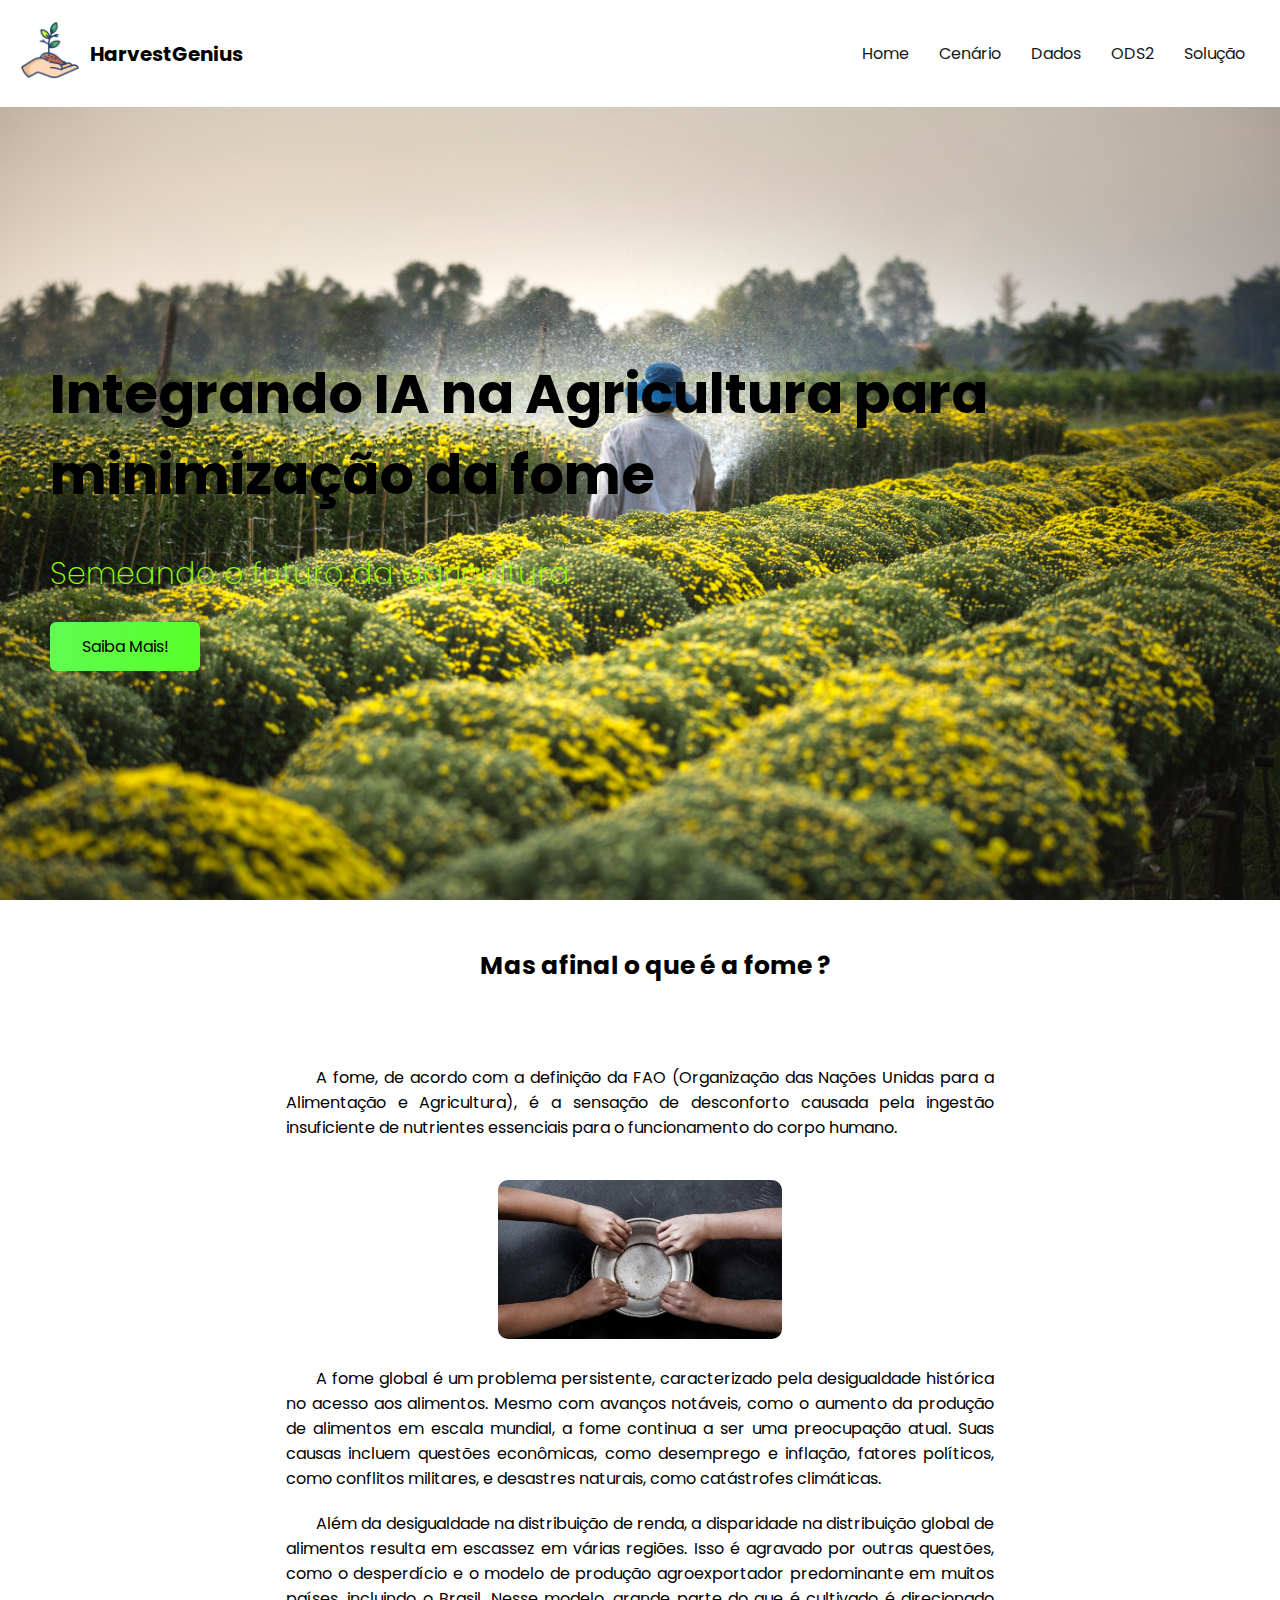
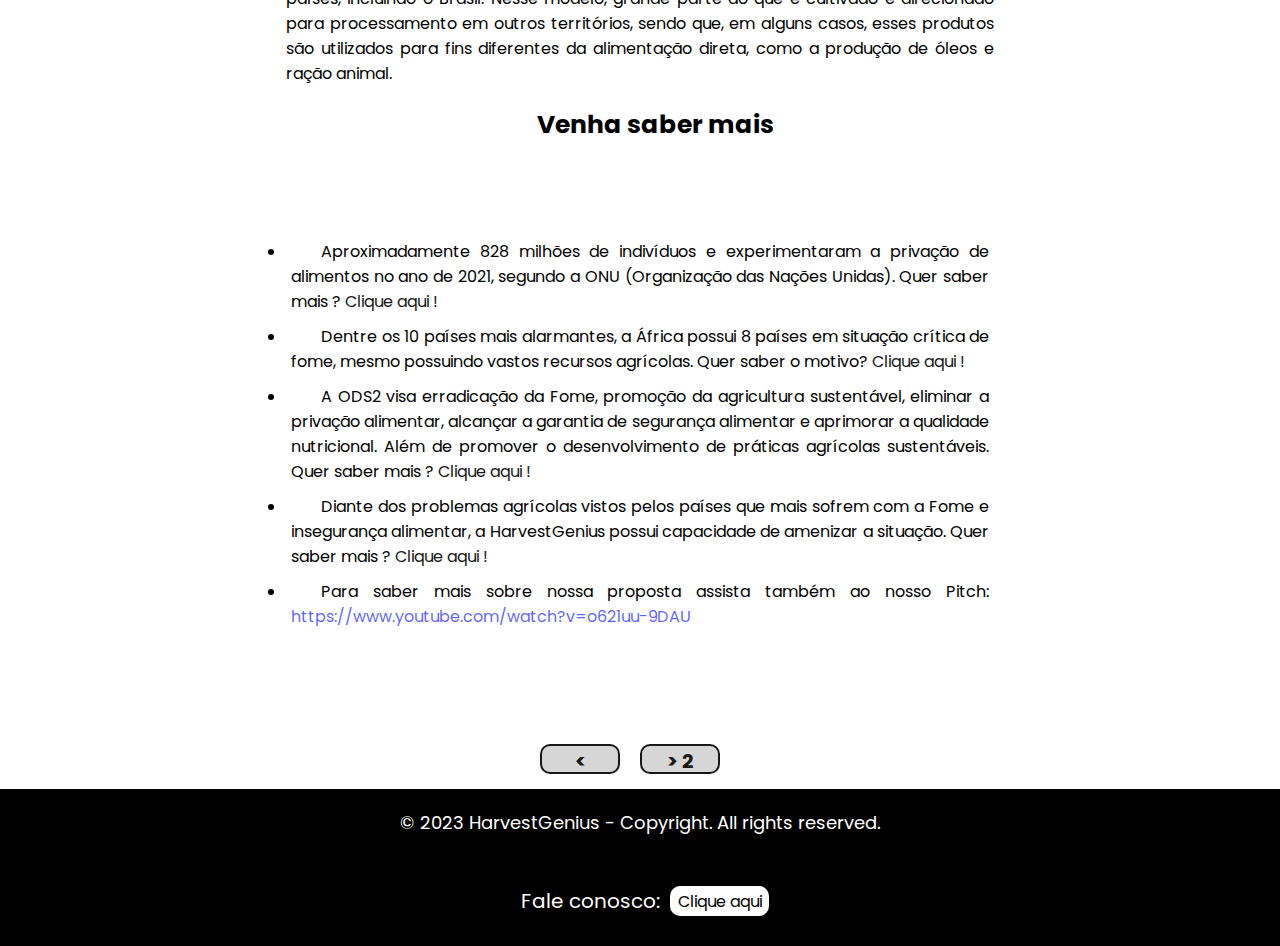
<file: index.html>
<!DOCTYPE html>
<html lang="pt-br">
<head>
    <meta charset="UTF-8">
    <meta http-equiv="X-UA-Compatible" content="IE=edge">
    <meta name="viewport" content="width=device-width, initial-scale=1.0">
    <link rel="stylesheet" href="css/style.css">
    <link rel="icon" href="img/logo.png">
    <script src="javascript/javascript.js"></script>
    <title>HarvestGenius</title>
</head>
<body>

    <header>
        <div class="logo">
            <button onclick="home()"><img src="img/logo.png" alt=""></button>
            <h1 class="titulo_logo">HarvestGenius</h1>
        </div>

            <ul>
                <li>
                    <a href="index.html">Home</a>
                </li>
                <li>
                    <a href="sobre.html">Cenário</a>
                </li>
                <li>
                    <a href="dados.html">Dados</a>
                </li>
                <li>
                    <a href="ods2.html">ODS2</a>
                </li>
                <li>
                    <a href="solucao.html">Solução</a>
                </li>
            </ul>
    </header>


    <div class="row">
        <div class="col-1">
            <h2>Integrando IA na Agricultura para minimização da fome</h2> <br>
            <h3>Semeando o futuro da agricultura.</h3>
            <br>
            <button class="botao-superior" type="button" onclick="clique()" >Saiba Mais!<img src="img/setavdd.png"></button>
        </div>
        <div class="col-2">


            </div>
    </div>
    <div class="textos_pag1">
        <h3>Mas afinal o que é a fome ?</h3>
        <p>
            A fome, de acordo com a definição da FAO (Organização das Nações Unidas para a Alimentação e Agricultura), é a sensação de desconforto causada pela ingestão insuficiente de nutrientes essenciais para o funcionamento do corpo humano. 
        </p>
        <img class="img_1" src="img/foto.fome1.jpg" alt="fome">
        <p>A fome global é um problema persistente, caracterizado pela desigualdade histórica no acesso aos alimentos. Mesmo com avanços notáveis, como o aumento da produção de alimentos em escala mundial, a fome continua a ser uma preocupação atual. Suas causas incluem questões econômicas, como desemprego e inflação, fatores políticos, como conflitos militares, e desastres naturais, como catástrofes climáticas.
        </p>
        <p>
            Além da desigualdade na distribuição de renda, a disparidade na distribuição global de alimentos resulta em escassez em várias regiões. Isso é agravado por outras questões, como o desperdício e o modelo de produção agroexportador predominante em muitos países, incluindo o Brasil. Nesse modelo, grande parte do que é cultivado é direcionado para processamento em outros territórios, sendo que, em alguns casos, esses produtos são utilizados para fins diferentes da alimentação direta, como a produção de óleos e ração animal.
        </p>

        <h3 class="legenda">Venha saber mais</h3>
        <ul>
            <li>Aproximadamente 828 milhões de indivíduos e experimentaram a privação de alimentos no ano de 2021, segundo a ONU (Organização das Nações Unidas). Quer saber mais ? <a href="sobre.html" target="_blank">Clique aqui !</a></li>

            <li>Dentre os 10 países mais alarmantes, a África possui 8 países em situação crítica de fome, mesmo possuindo vastos recursos agrícolas. Quer saber o motivo? <a href="sobre.html" target="_blank">Clique aqui !</a></li>
            
            <li> A ODS2 visa erradicação da Fome, promoção da agricultura sustentável, eliminar a privação alimentar, alcançar a garantia de segurança alimentar e aprimorar a qualidade nutricional. Além de promover o desenvolvimento de práticas agrícolas sustentáveis. Quer saber mais ?<a href="sobre.html" target="_blank"> Clique aqui !</a>
            </li>

            <li>Diante dos problemas agrícolas vistos pelos países que mais sofrem com a Fome e insegurança alimentar, a HarvestGenius possui capacidade de amenizar a situação. Quer saber mais ?<a href="sobre.html" target="_blank"> Clique aqui !</a></li>
            
            <li><p>Para saber mais sobre nossa proposta assista também ao nosso Pitch: <a href="https://www.youtube.com/watch?v=o621uu-9DAU">https://www.youtube.com/watch?v=o621uu-9DAU</a></p></li>

        </ul>



    </div>

    

    </div>


    <div class="proxima">
        <a href="index.html"><button><</button></a>
        <a href="sobre.html"><button>> 2</button></a>
    </div>
    <footer>   
        <div class="footer-geral">
            <div class="paragrafo">
                <p>
                    © 2023 HarvestGenius - Copyright. All rights reserved. <br>
                </p>
            </div>

            <div class="footer">
                <h2>Fale conosco: </h2>
                <button onclick="clicar()">Clique aqui</button>
            </div>
        </div>
    </footer>
</body>
</html>
</file>
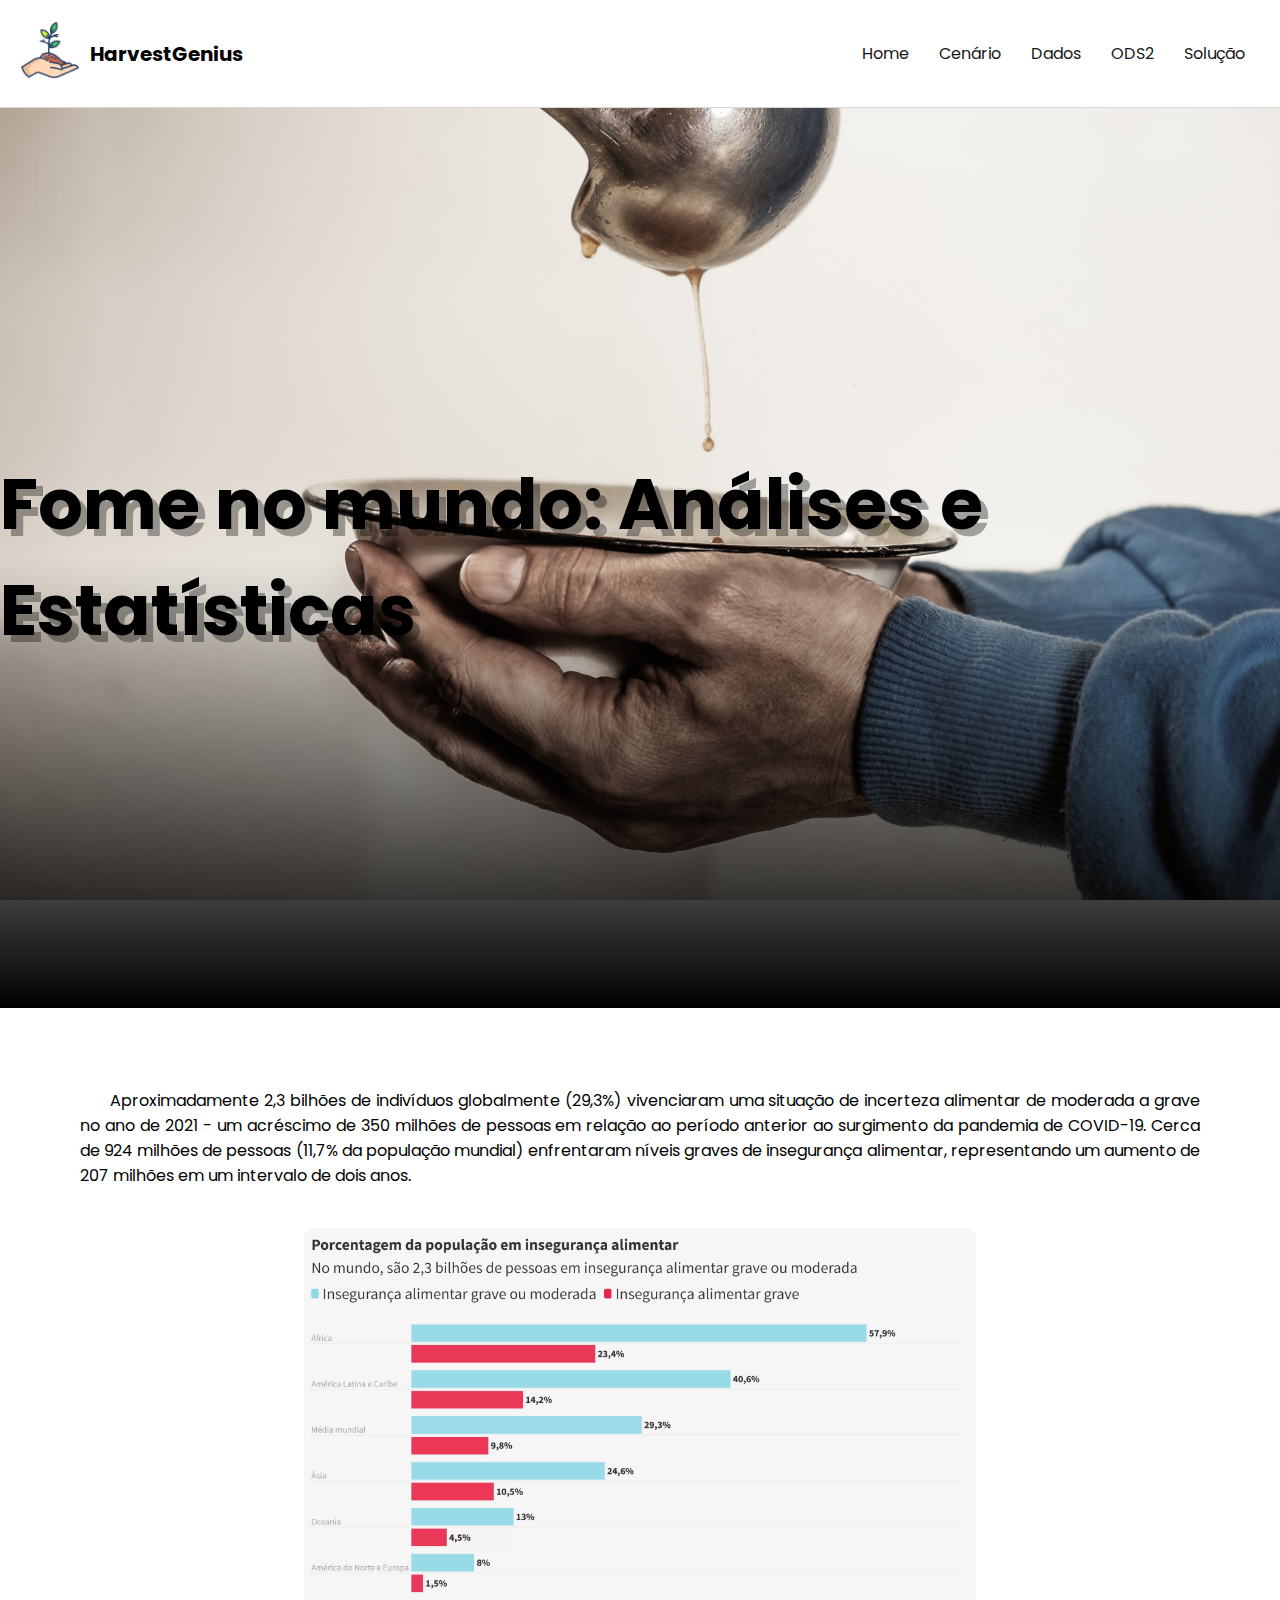
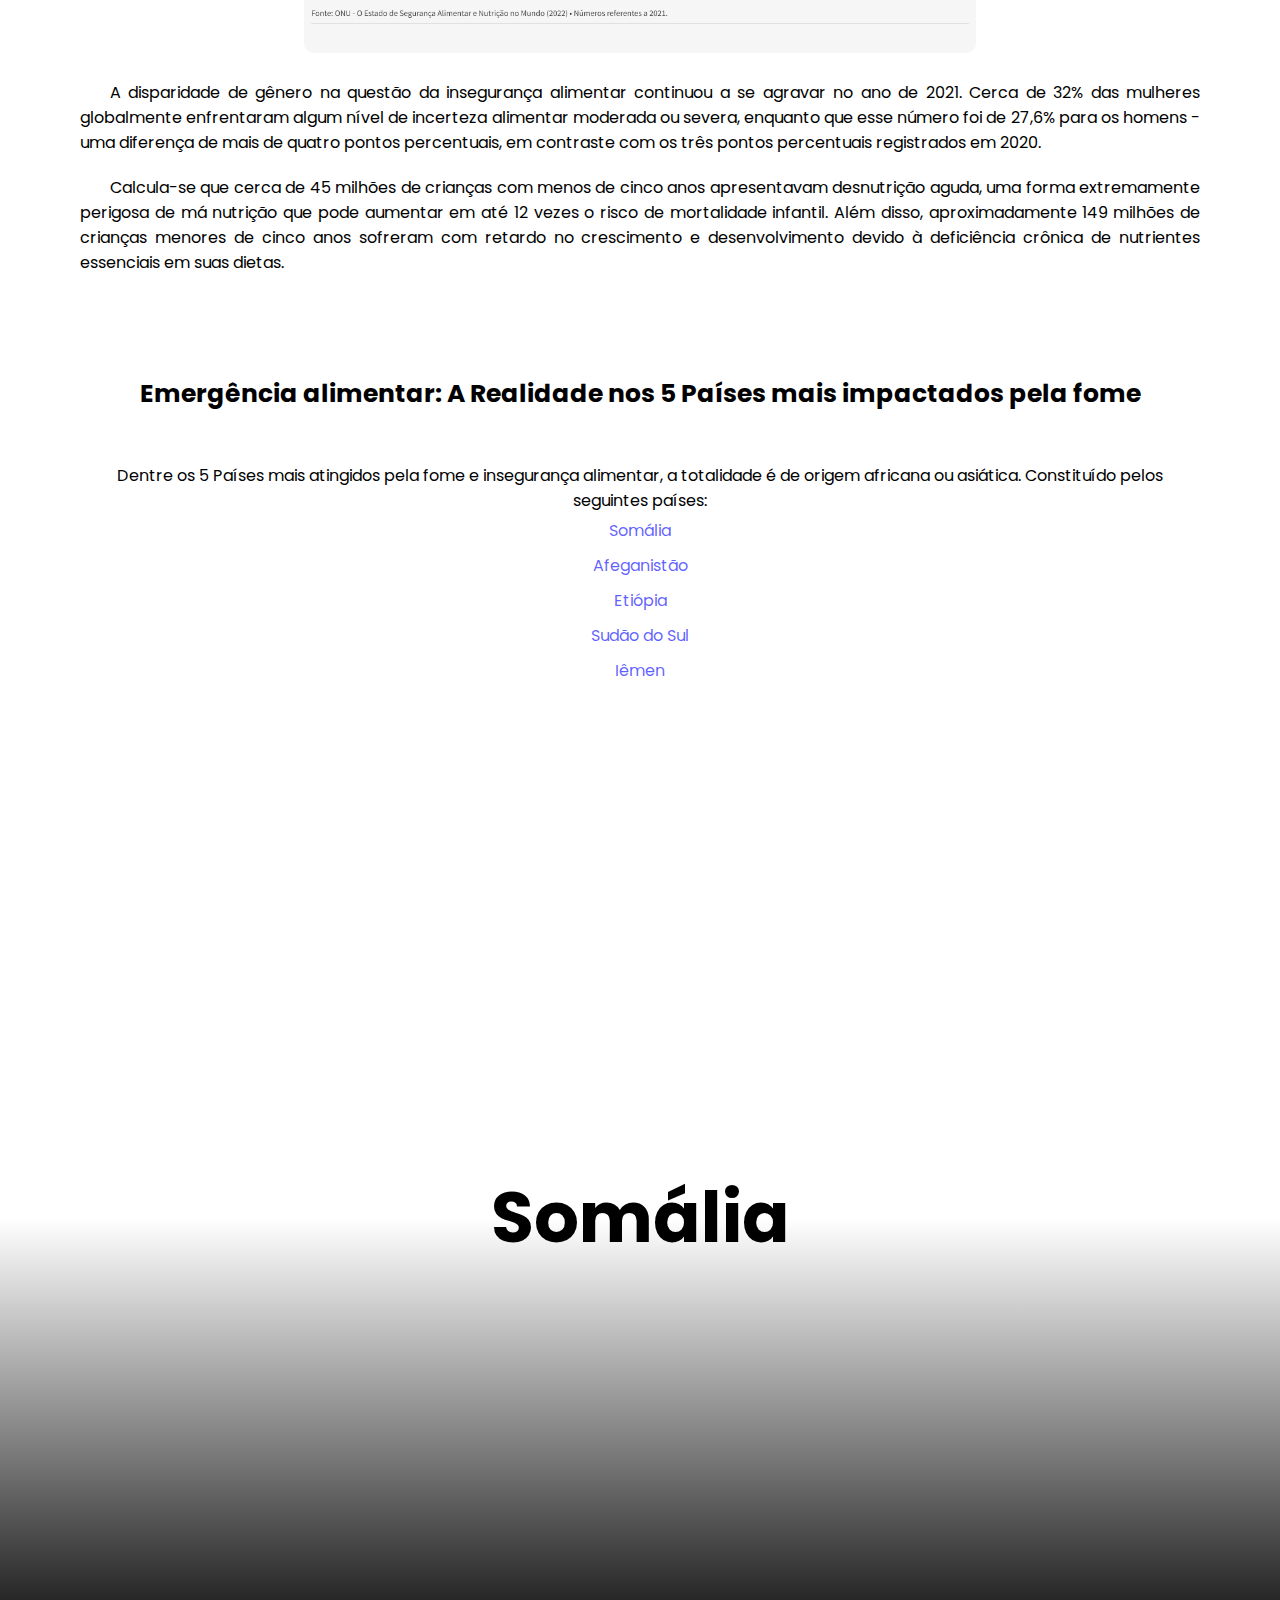
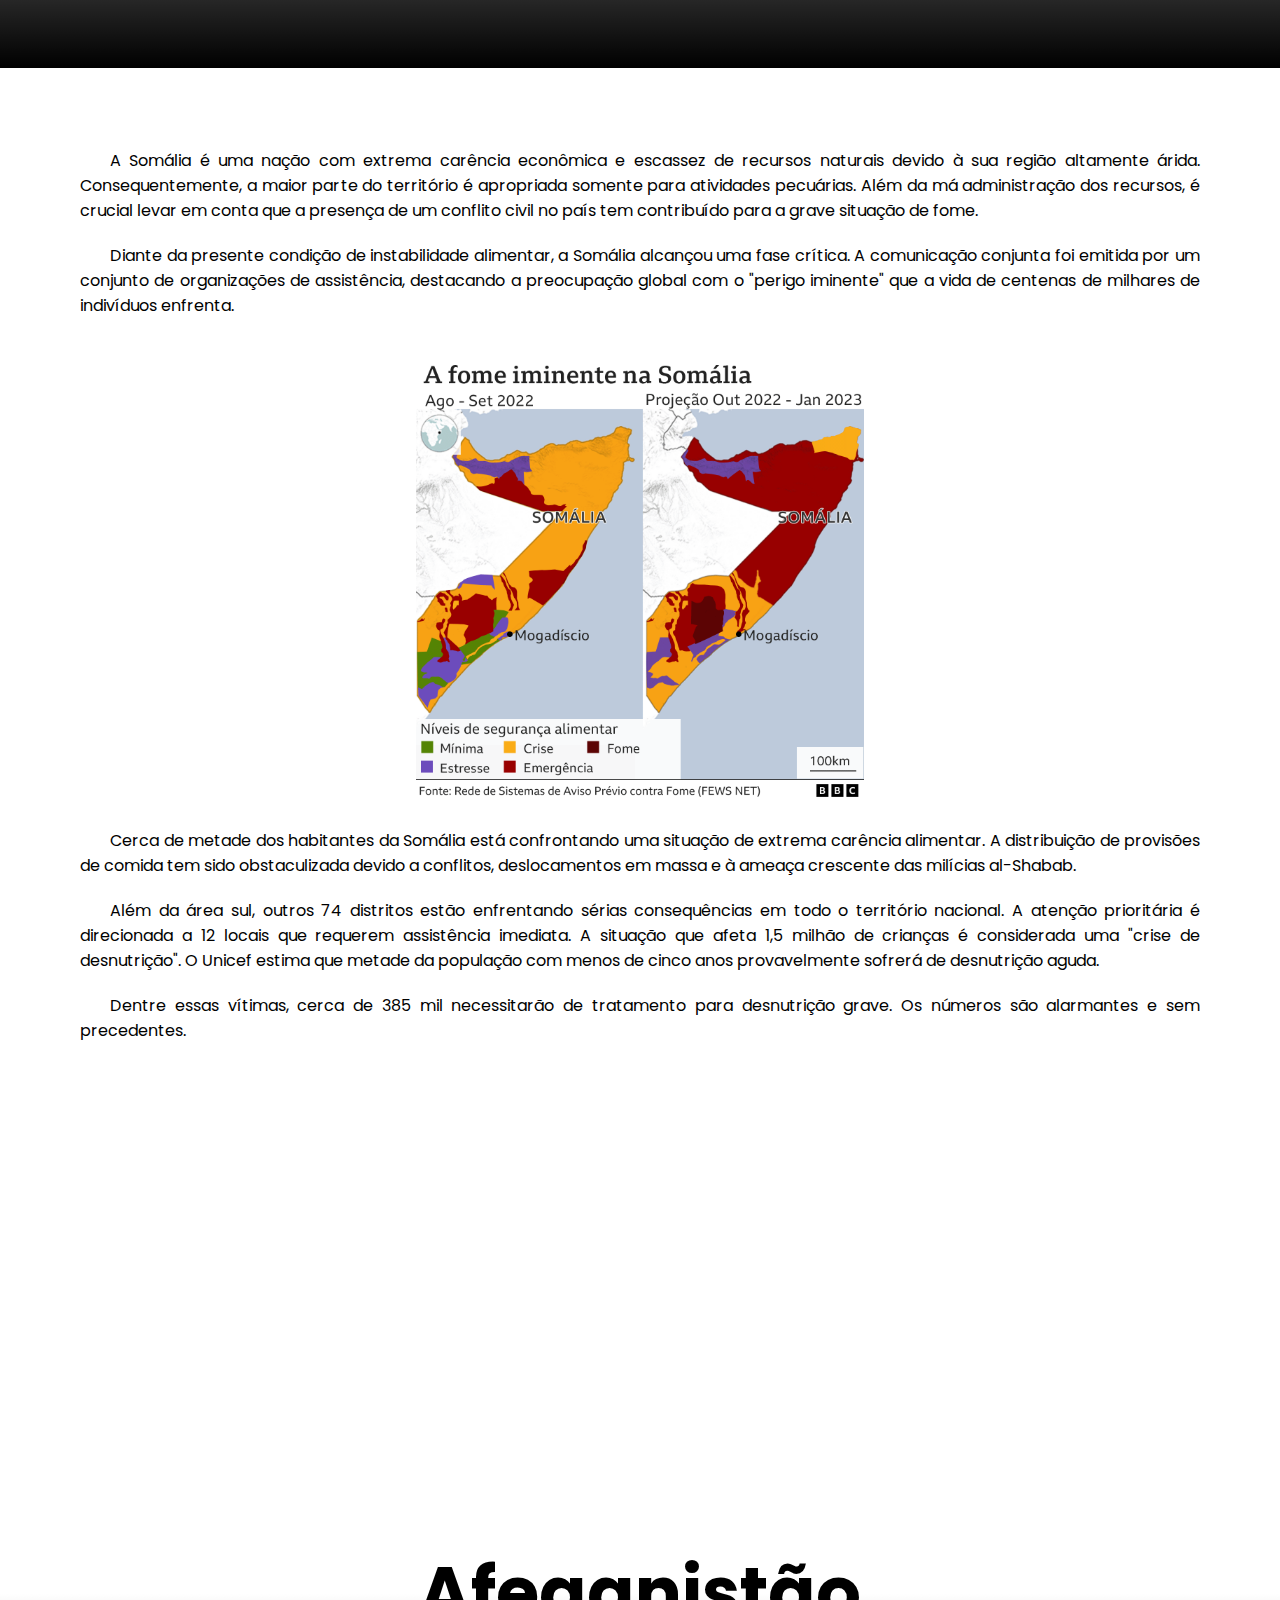
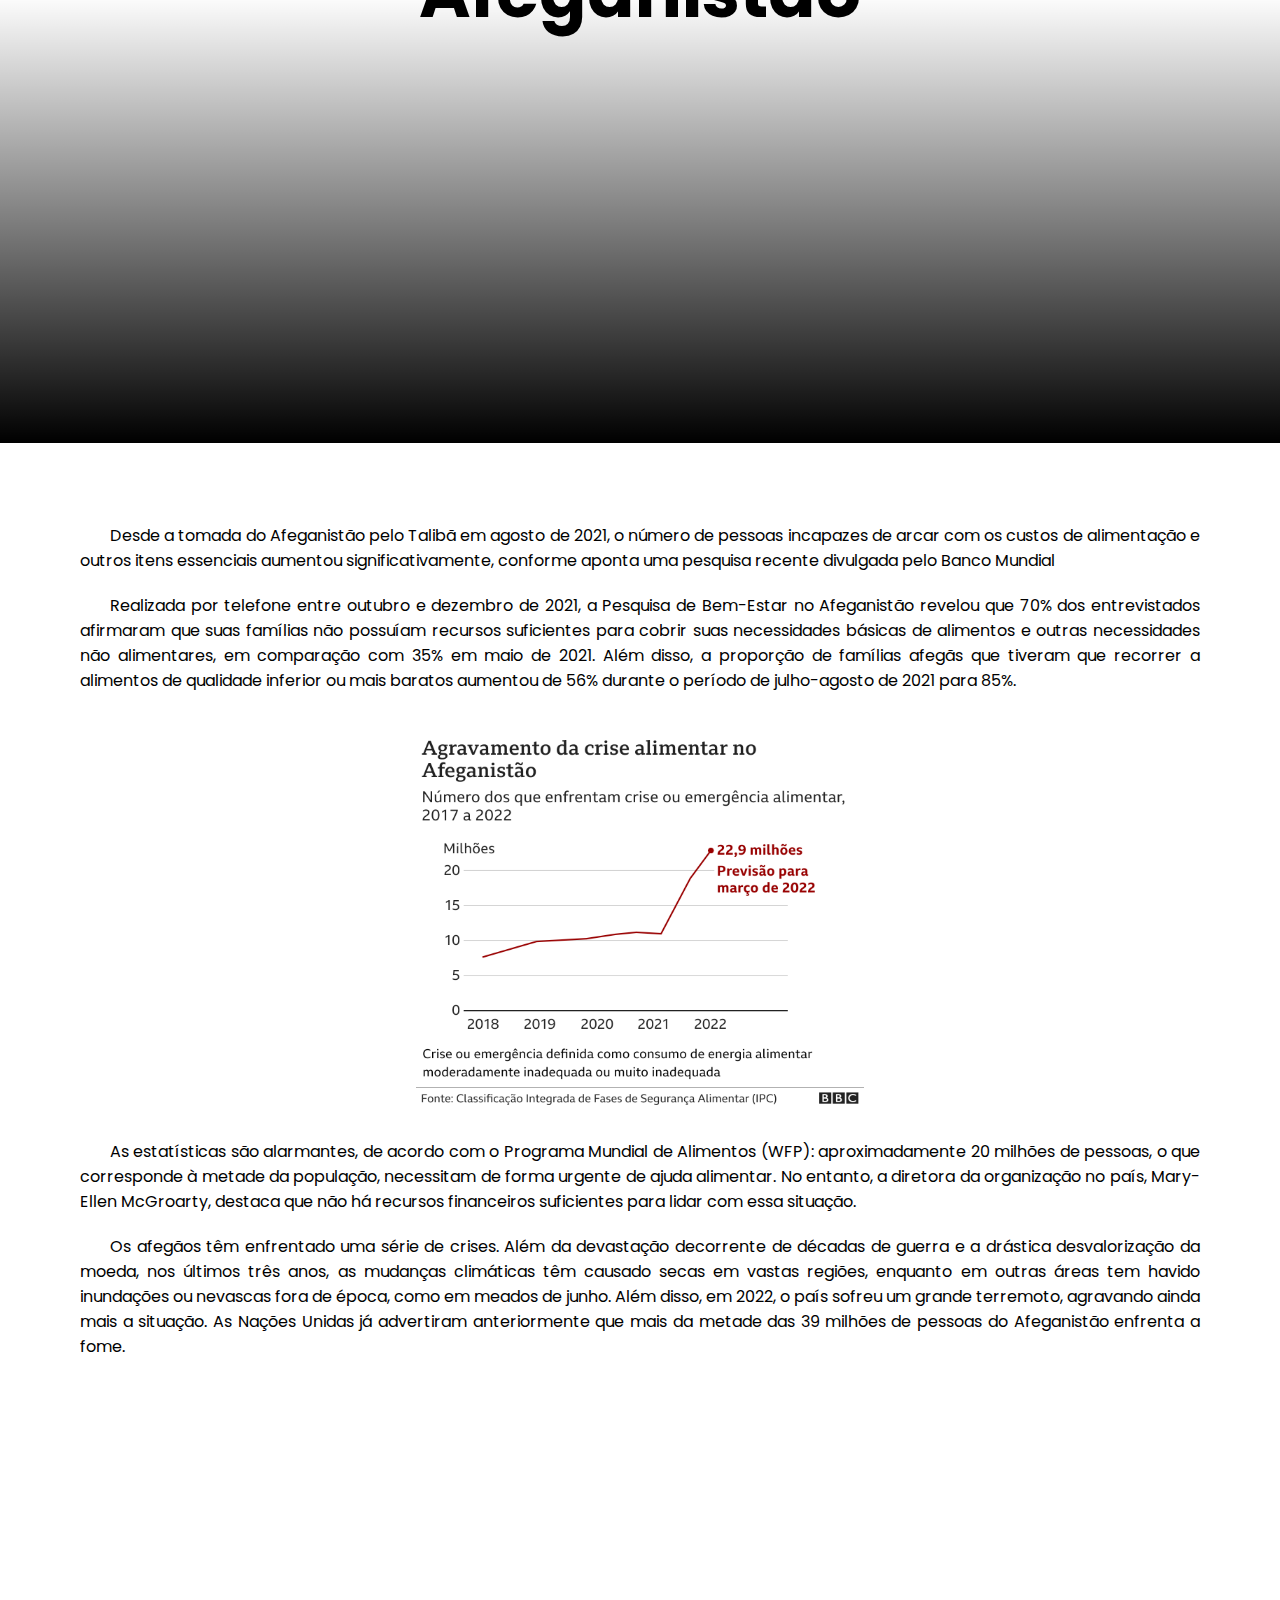
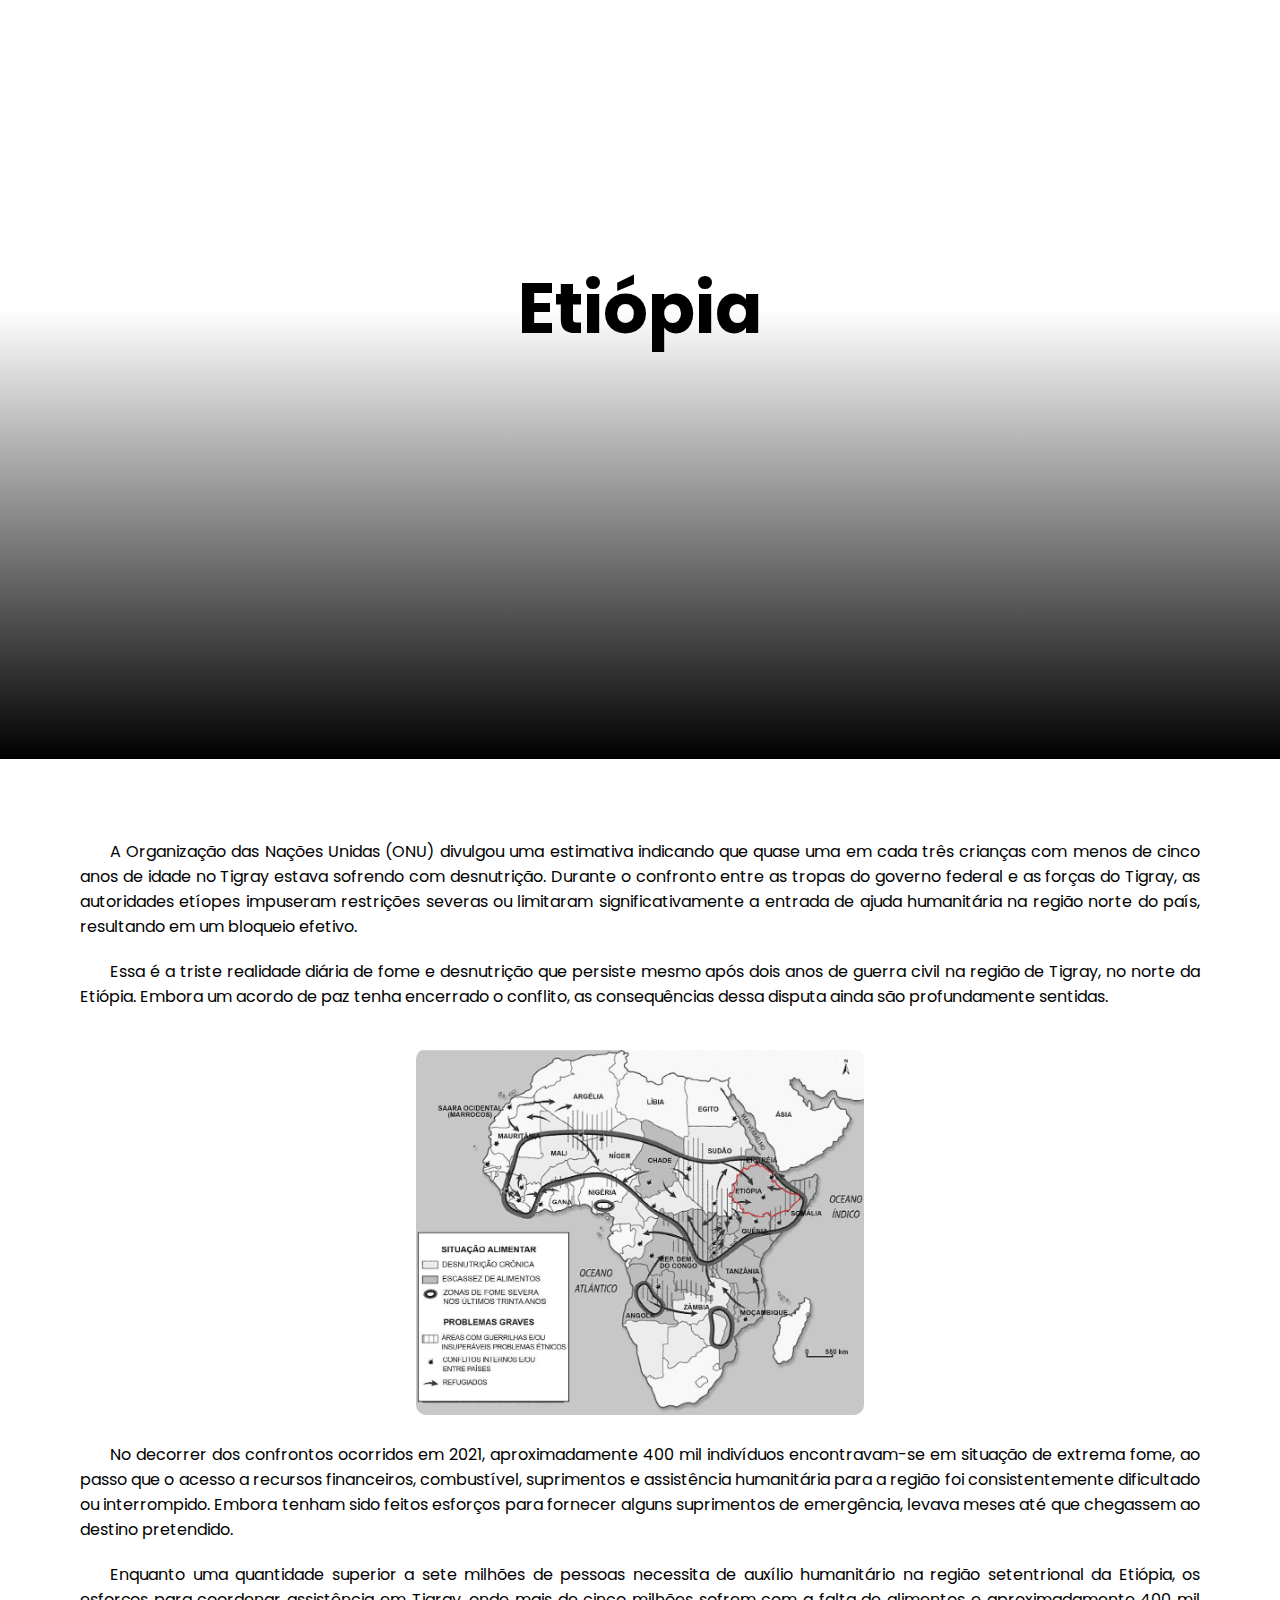
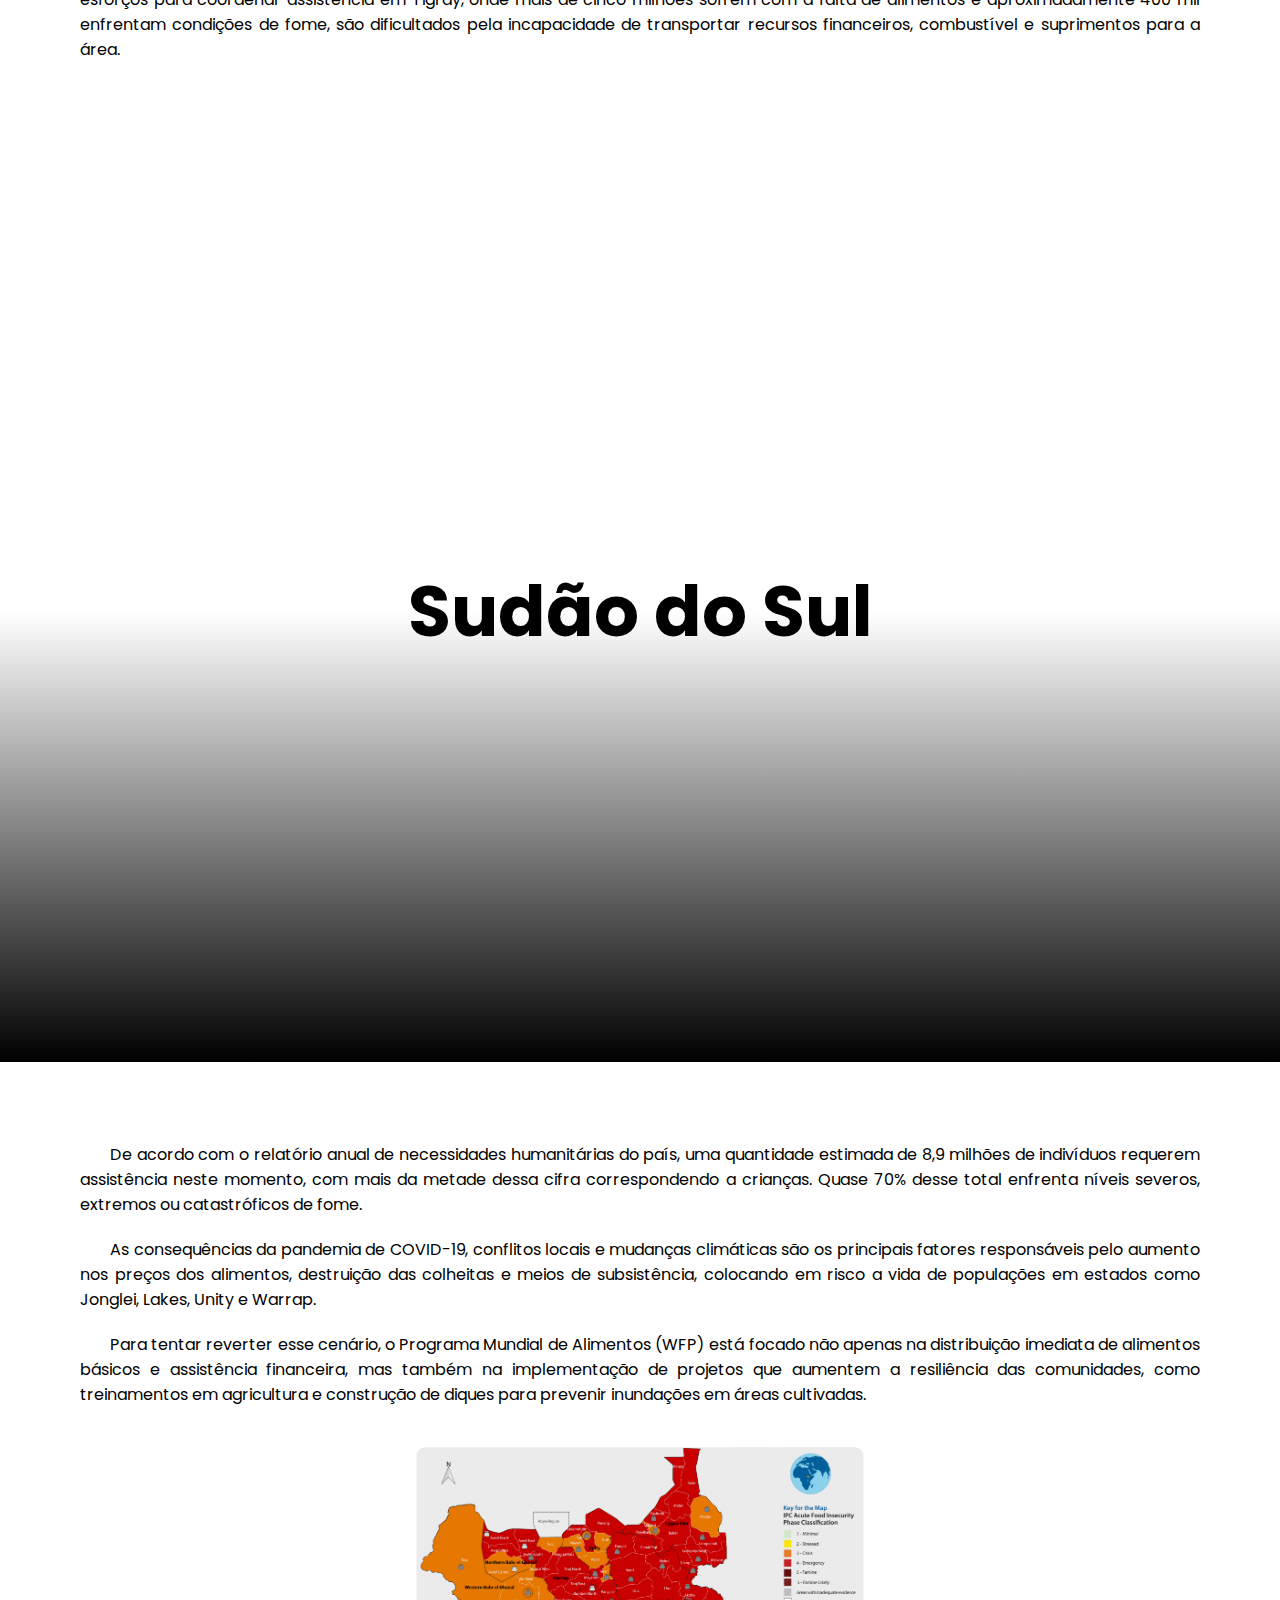
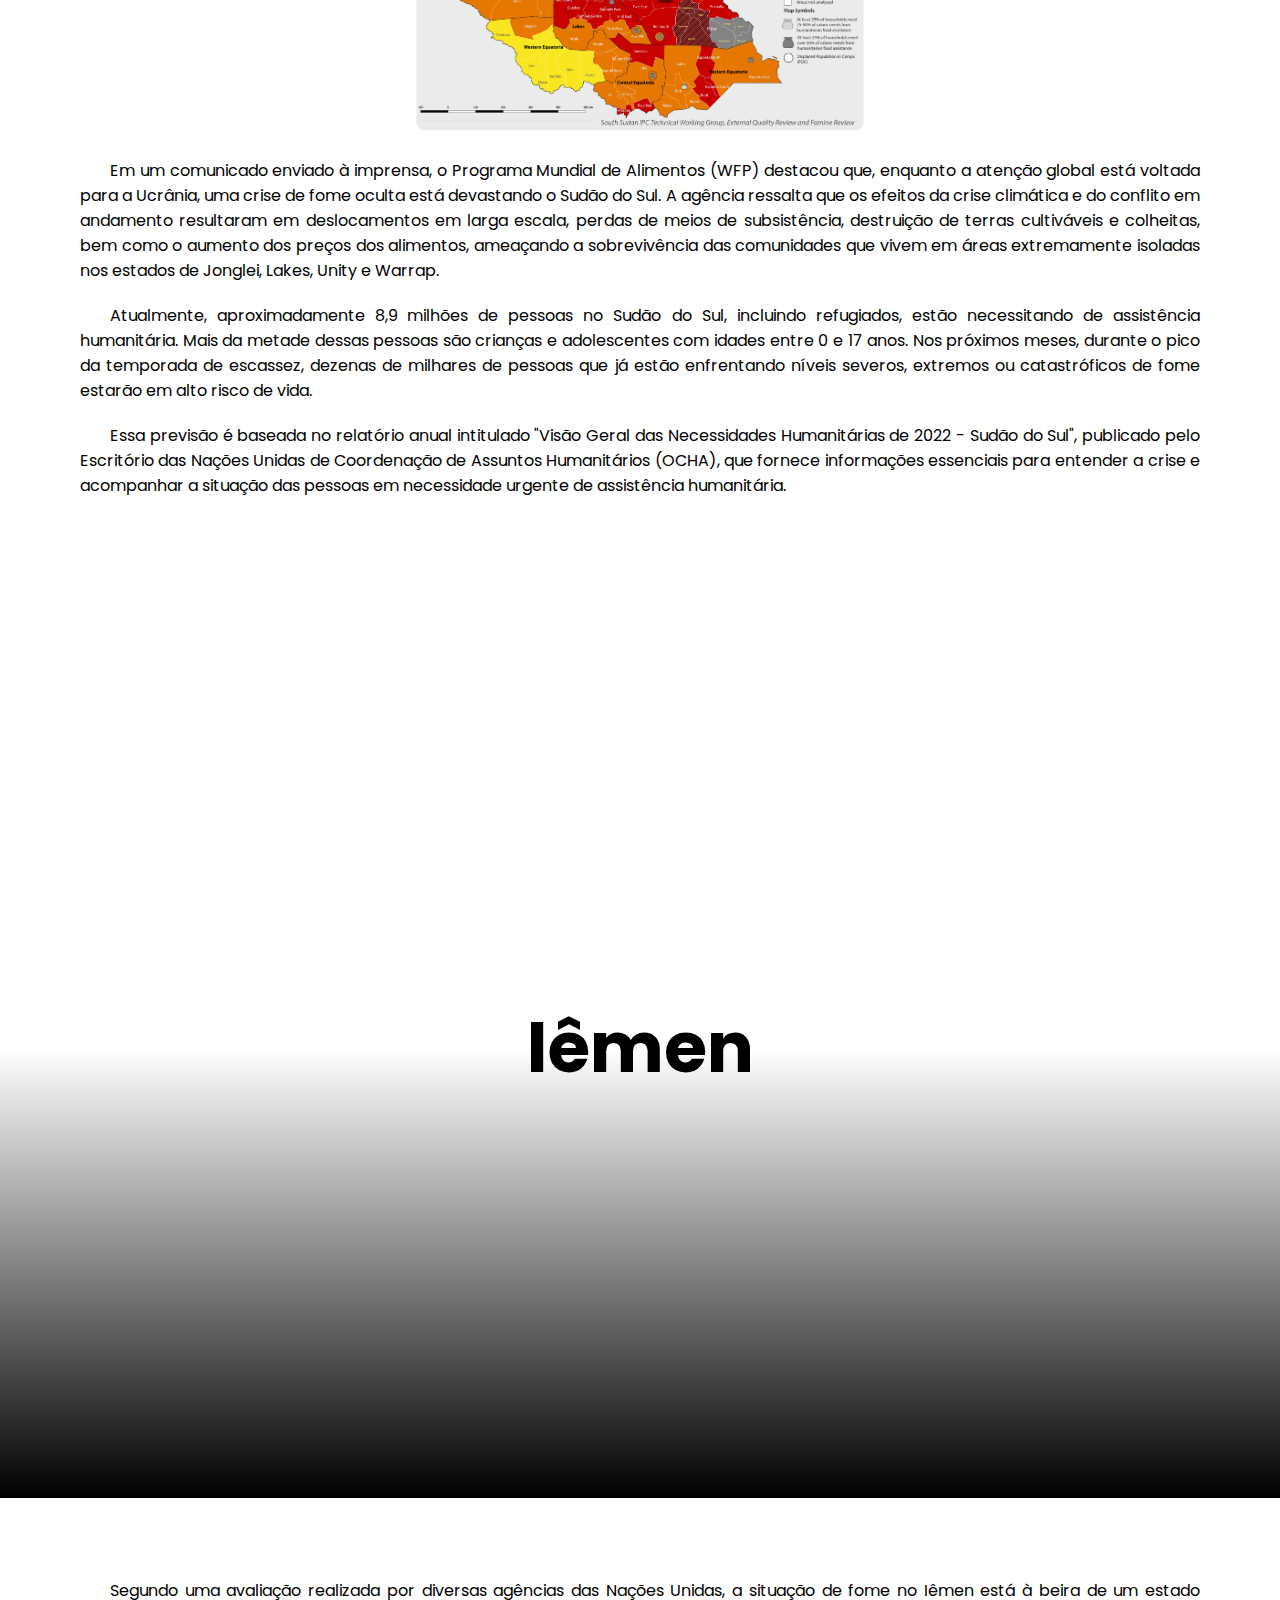
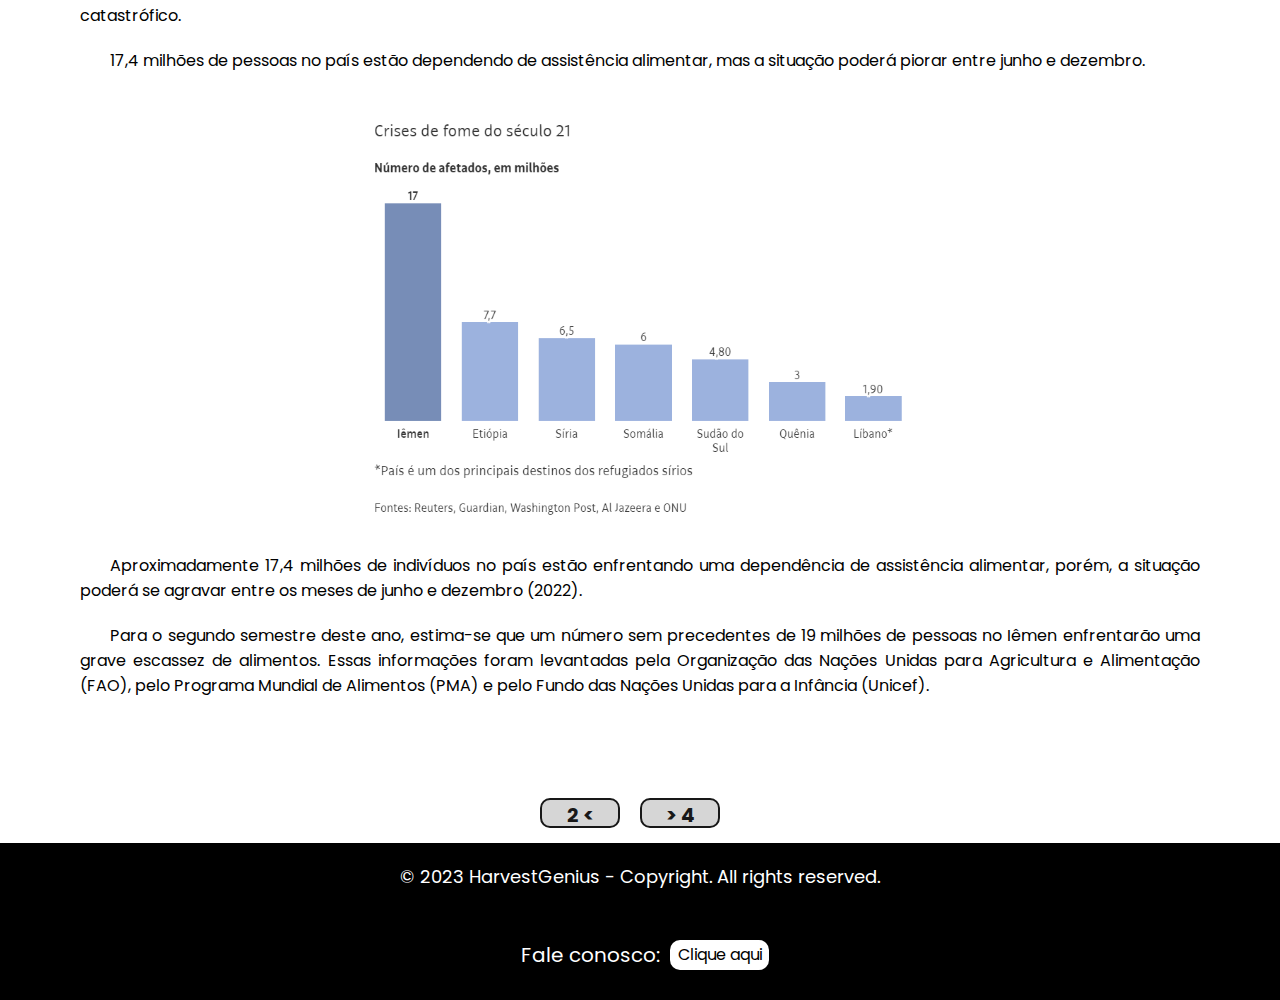
<file: dados.html>
<!DOCTYPE html>
<html lang="pt-br">
<head>
    <meta charset="UTF-8">
    <meta http-equiv="X-UA-Compatible" content="IE=edge">
    <meta name="viewport" content="width=device-width, initial-scale=1.0">
    <link rel="stylesheet" href="css/style3.css">
    <link rel="icon" href="img/logo.png">
    <script src="javascript/javascript.js"></script>
    <title>HarvestGenius</title>
</head>
<body>

    <header>
        <div class="logo">
            <button onclick="home()"><img src="img/logo.png" alt=""></button>
            <h1 class="titulo_logo">HarvestGenius</h1>
        </div>

            <ul>
                <li>
                    <a href="index.html">Home</a>
                </li>
                <li>
                    <a href="sobre.html">Cenário</a>
                </li>
                <li>
                    <a href="dados.html">Dados</a>
                </li>
                <li>
                    <a href="ods2.html">ODS2</a>
                </li>
                <li>
                    <a href="solucao.html">Solução</a>
                </li>
            </ul>
    </header>

    <div class="paises zero">
        <h1>Fome no mundo: Análises e Estatísticas</h1>
    </div>
    <div class="container">
        
        
        <p>Aproximadamente 2,3 bilhões de indivíduos globalmente (29,3%) vivenciaram uma situação de incerteza alimentar de moderada a grave no ano de 2021 - um acréscimo de 350 milhões de pessoas em relação ao período anterior ao surgimento da pandemia de COVID-19. Cerca de 924 milhões de pessoas (11,7% da população mundial) enfrentaram níveis graves de insegurança alimentar, representando um aumento de 207 milhões em um intervalo de dois anos.</p>

        <img class="grafico" src="img/grafico0.png" alt="">

        <p>A disparidade de gênero na questão da insegurança alimentar continuou a se agravar no ano de 2021. Cerca de 32% das mulheres globalmente enfrentaram algum nível de incerteza alimentar moderada ou severa, enquanto que esse número foi de 27,6% para os homens - uma diferença de mais de quatro pontos percentuais, em contraste com os três pontos percentuais registrados em 2020.</p>

        <p>Calcula-se que cerca de 45 milhões de crianças com menos de cinco anos apresentavam desnutrição aguda, uma forma extremamente perigosa de má nutrição que pode aumentar em até 12 vezes o risco de mortalidade infantil. Além disso, aproximadamente 149 milhões de crianças menores de cinco anos sofreram com retardo no crescimento e desenvolvimento devido à deficiência crônica de nutrientes essenciais em suas dietas.</p>

        <h2>Emergência alimentar: A Realidade nos 5 Países mais impactados pela fome</h2>

        <ul>
            <td>Dentre os 5 Países mais atingidos pela fome e insegurança alimentar, a totalidade é de origem africana ou asiática. Constituído pelos seguintes países:</td>
            <li><a href="#sec1">Somália</a></li>
            <li><a href="#sec2">Afeganistão</a></li>
            <li><a href="#sec3">Etiópia</a></li>
            <li><a href="#sec4">Sudão do Sul</a></li>
            <li><a href="#sec5">Iêmen</a></li>
        </ul>
    </div>
    <div class="paises um"><h2>Somália</h2></div>
    <div class="container">
        <section id="sec1">

            <p>A Somália é uma nação com extrema carência econômica e escassez de recursos naturais devido à sua região altamente árida. Consequentemente, a maior parte do território é apropriada somente para atividades pecuárias. Além da má administração dos recursos, é crucial levar em conta que a presença de um conflito civil no país tem contribuído para a grave situação de fome.</p>

            <p>Diante da presente condição de instabilidade alimentar, a Somália alcançou uma fase crítica.

            A comunicação conjunta foi emitida por um conjunto de organizações de assistência, destacando a preocupação global com o "perigo iminente" que a vida de centenas de milhares de indivíduos enfrenta.</p>

            <img src="img/grafico-somalia.png" alt="">

            <p>Cerca de metade dos habitantes da Somália está confrontando uma situação de extrema carência alimentar. A distribuição de provisões de comida tem sido obstaculizada devido a conflitos, deslocamentos em massa e à ameaça crescente das milícias al-Shabab.</p>

            <p>Além da área sul, outros 74 distritos estão enfrentando sérias consequências em todo o território nacional. A atenção prioritária é direcionada a 12 locais que requerem assistência imediata.

            A situação que afeta 1,5 milhão de crianças é considerada uma "crise de desnutrição". O Unicef estima que metade da população com menos de cinco anos provavelmente sofrerá de desnutrição aguda.</p>

            <p>Dentre essas vítimas, cerca de 385 mil necessitarão de tratamento para desnutrição grave. Os números são alarmantes e sem precedentes.</p>
        </section>

    </div>
        <div class="paises dois"><h2>Afeganistão</h2></div>
    <div class="container">
        <section id="sec2">
            
            <p>Desde a tomada do Afeganistão pelo Talibã em agosto de 2021, o número de pessoas incapazes de arcar com os custos de alimentação e outros itens essenciais aumentou significativamente, conforme aponta uma pesquisa recente divulgada pelo Banco Mundial</p>

            <p>Realizada por telefone entre outubro e dezembro de 2021, a Pesquisa de Bem-Estar no Afeganistão revelou que 70% dos entrevistados afirmaram que suas famílias não possuíam recursos suficientes para cobrir suas necessidades básicas de alimentos e outras necessidades não alimentares, em comparação com 35% em maio de 2021.

            Além disso, a proporção de famílias afegãs que tiveram que recorrer a alimentos de qualidade inferior ou mais baratos aumentou de 56% durante o período de julho-agosto de 2021 para 85%.
            </p>

            <img src="img/grafico-afeganistao.png" alt="">

            <p>As estatísticas são alarmantes, de acordo com o Programa Mundial de Alimentos (WFP): aproximadamente 20 milhões de pessoas, o que corresponde à metade da população, necessitam de forma urgente de ajuda alimentar. No entanto, a diretora da organização no país, Mary-Ellen McGroarty, destaca que não há recursos financeiros suficientes para lidar com essa situação.</p>

            <p>Os afegãos têm enfrentado uma série de crises. Além da devastação decorrente de décadas de guerra e a drástica desvalorização da moeda, nos últimos três anos, as mudanças climáticas têm causado secas em vastas regiões, enquanto em outras áreas tem havido inundações ou nevascas fora de época, como em meados de junho. Além disso, em 2022, o país sofreu um grande terremoto, agravando ainda mais a situação.
            
            As Nações Unidas já advertiram anteriormente que mais da metade das 39 milhões de pessoas do Afeganistão enfrenta a fome.
            </p>
        </section>
    </div>
    <div class="paises tres"><h2>Etiópia</h2></div>
    <div class="container">
        <section id="sec3">

            <p>A Organização das Nações Unidas (ONU) divulgou uma estimativa indicando que quase uma em cada três crianças com menos de cinco anos de idade no Tigray estava sofrendo com desnutrição. Durante o confronto entre as tropas do governo federal e as forças do Tigray, as autoridades etíopes impuseram restrições severas ou limitaram significativamente a entrada de ajuda humanitária na região norte do país, resultando em um bloqueio efetivo.</p>

            <p>Essa é a triste realidade diária de fome e desnutrição que persiste mesmo após dois anos de guerra civil na região de Tigray, no norte da Etiópia. Embora um acordo de paz tenha encerrado o conflito, as consequências dessa disputa ainda são profundamente sentidas.</p>

            <img src="img/grafico-etiopia.jpg" alt="">

            <p>No decorrer dos confrontos ocorridos em 2021, aproximadamente 400 mil indivíduos encontravam-se em situação de extrema fome, ao passo que o acesso a recursos financeiros, combustível, suprimentos e assistência humanitária para a região foi consistentemente dificultado ou interrompido. Embora tenham sido feitos esforços para fornecer alguns suprimentos de emergência, levava meses até que chegassem ao destino pretendido.</p>

            <p>Enquanto uma quantidade superior a sete milhões de pessoas necessita de auxílio humanitário na região setentrional da Etiópia, os esforços para coordenar assistência em Tigray, onde mais de cinco milhões sofrem com a falta de alimentos e aproximadamente 400 mil enfrentam condições de fome, são dificultados pela incapacidade de transportar recursos financeiros, combustível e suprimentos para a área.</p>
        </section>
    </div>
    <div class="paises quatro"><h2>Sudão do Sul</h2></div>
    <div class="container">
        <section id="sec4">
            
            <p>De acordo com o relatório anual de necessidades humanitárias do país, uma quantidade estimada de 8,9 milhões de indivíduos requerem assistência neste momento, com mais da metade dessa cifra correspondendo a crianças. Quase 70% desse total enfrenta níveis severos, extremos ou catastróficos de fome.</p>

            <p>As consequências da pandemia de COVID-19, conflitos locais e mudanças climáticas são os principais fatores responsáveis pelo aumento nos preços dos alimentos, destruição das colheitas e meios de subsistência, colocando em risco a vida de populações em estados como Jonglei, Lakes, Unity e Warrap.</p>

            <p>Para tentar reverter esse cenário, o Programa Mundial de Alimentos (WFP) está focado não apenas na distribuição imediata de alimentos básicos e assistência financeira, mas também na implementação de projetos que aumentem a resiliência das comunidades, como treinamentos em agricultura e construção de diques para prevenir inundações em áreas cultivadas.</p>

            <img src="img/sudao-grafico.png" alt="">

            <p>Em um comunicado enviado à imprensa, o Programa Mundial de Alimentos (WFP) destacou que, enquanto a atenção global está voltada para a Ucrânia, uma crise de fome oculta está devastando o Sudão do Sul. A agência ressalta que os efeitos da crise climática e do conflito em andamento resultaram em deslocamentos em larga escala, perdas de meios de subsistência, destruição de terras cultiváveis e colheitas, bem como o aumento dos preços dos alimentos, ameaçando a sobrevivência das comunidades que vivem em áreas extremamente isoladas nos estados de Jonglei, Lakes, Unity e Warrap.</p>

            <p>Atualmente, aproximadamente 8,9 milhões de pessoas no Sudão do Sul, incluindo refugiados, estão necessitando de assistência humanitária. Mais da metade dessas pessoas são crianças e adolescentes com idades entre 0 e 17 anos. Nos próximos meses, durante o pico da temporada de escassez, dezenas de milhares de pessoas que já estão enfrentando níveis severos, extremos ou catastróficos de fome estarão em alto risco de vida.</p>

            <p>Essa previsão é baseada no relatório anual intitulado "Visão Geral das Necessidades Humanitárias de 2022 - Sudão do Sul", publicado pelo Escritório das Nações Unidas de Coordenação de Assuntos Humanitários (OCHA), que fornece informações essenciais para entender a crise e acompanhar a situação das pessoas em necessidade urgente de assistência humanitária.</p>
        </section>
    </div>
    <div class="paises cinco"><h2>Iêmen</h2></div>
    <div class="container">
        <section id="sec5">
            
            <p>Segundo uma avaliação realizada por diversas agências das Nações Unidas, a situação de fome no Iêmen está à beira de um estado catastrófico.</p>

            <p>17,4 milhões de pessoas no país estão dependendo de assistência alimentar, mas a situação poderá piorar entre junho e dezembro.</p>

            <img src="img/grafico-iemen.png" alt="">

            <p>Aproximadamente 17,4 milhões de indivíduos no país estão enfrentando uma dependência de assistência alimentar, porém, a situação poderá se agravar entre os meses de junho e dezembro (2022).</p>

            <p>Para o segundo semestre deste ano, estima-se que um número sem precedentes de 19 milhões de pessoas no Iêmen enfrentarão uma grave escassez de alimentos. Essas informações foram levantadas pela Organização das Nações Unidas para Agricultura e Alimentação (FAO), pelo Programa Mundial de Alimentos (PMA) e pelo Fundo das Nações Unidas para a Infância (Unicef). 
            </p>
        </section>


    </div>

    <div class="proxima">
        <a href="sobre.html"><button>2 <</button></a>
        <a href="ods2.html"><button>> 4</button></a>
    </div>


    <footer>   
        <div class="footer-geral">
            <div class="paragrafo">
                <p>
                    © 2023 HarvestGenius - Copyright. All rights reserved. <br>
                </p>
            </div>

            <div class="footer">
                <h2>Fale conosco: </h2>
                <button onclick="clicar()">Clique aqui</button>
            </div>
        </div>
    </footer>
</body>
</html>
</file>
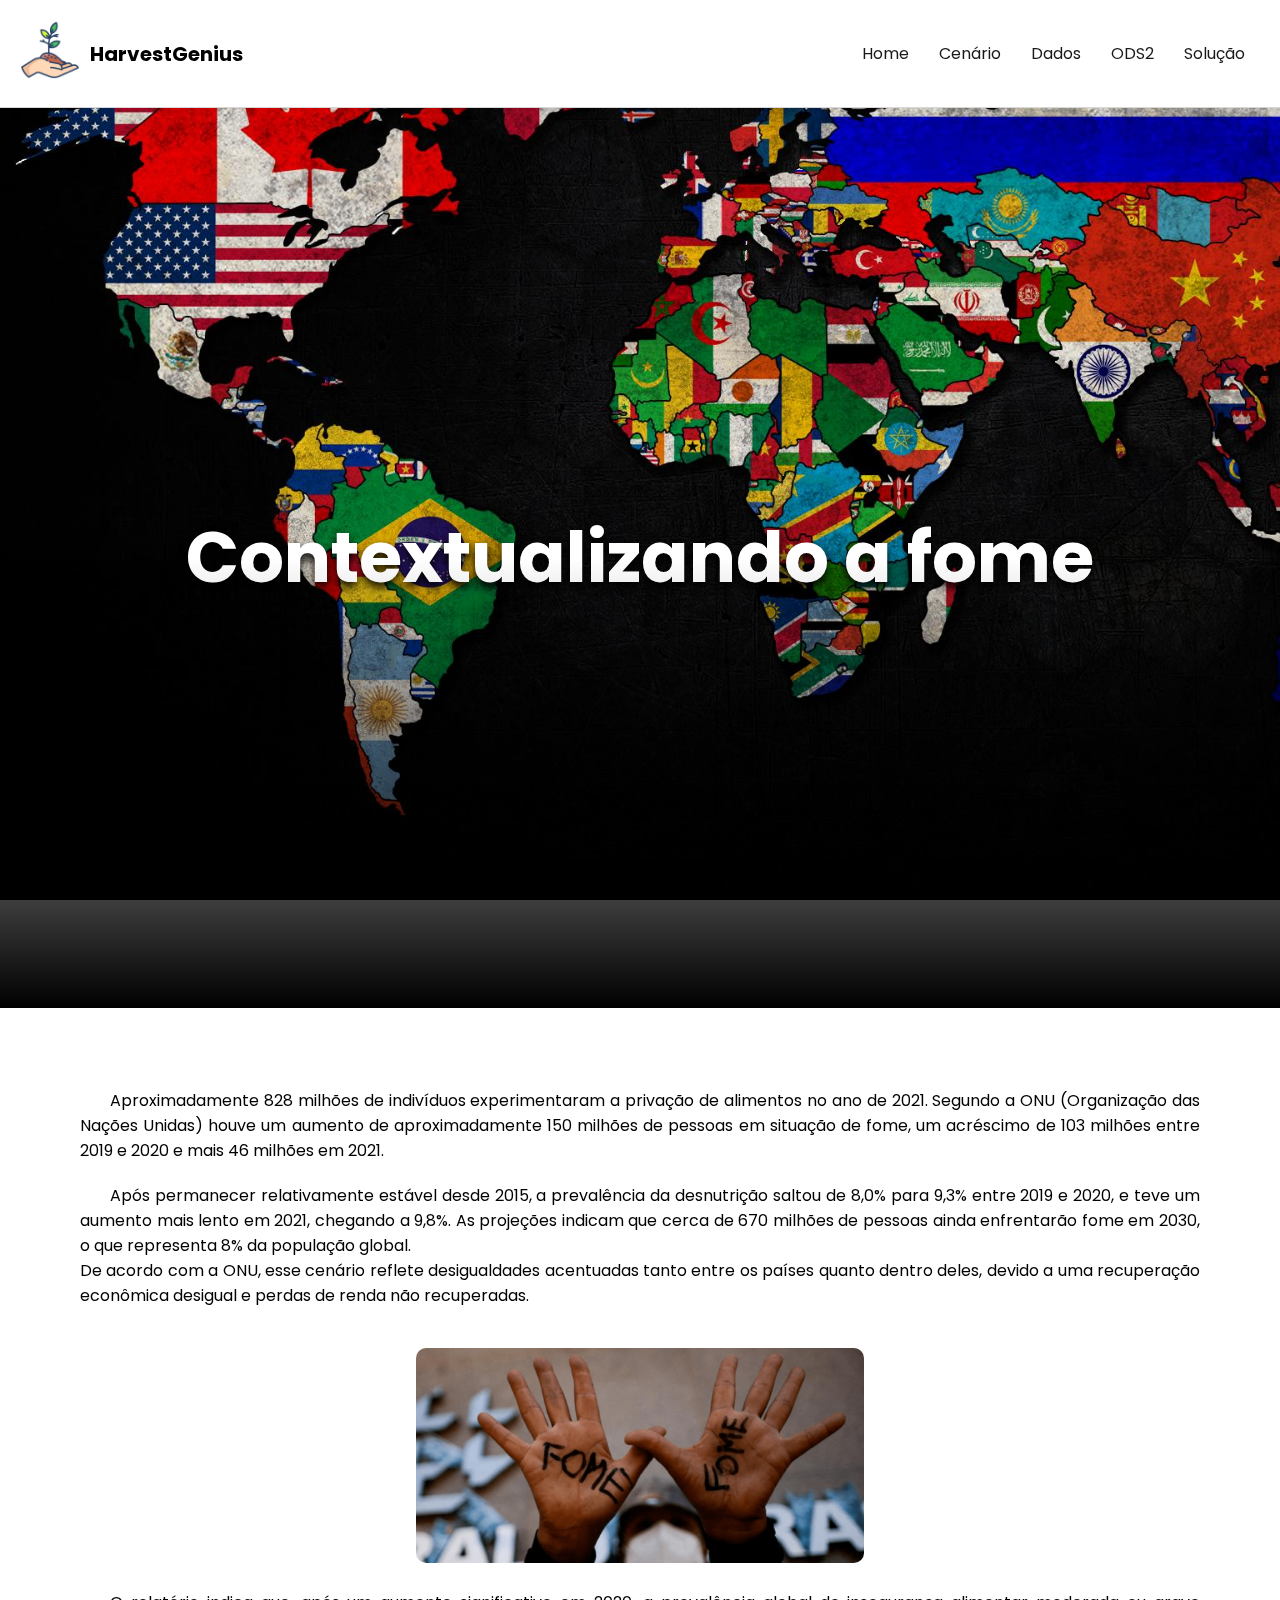
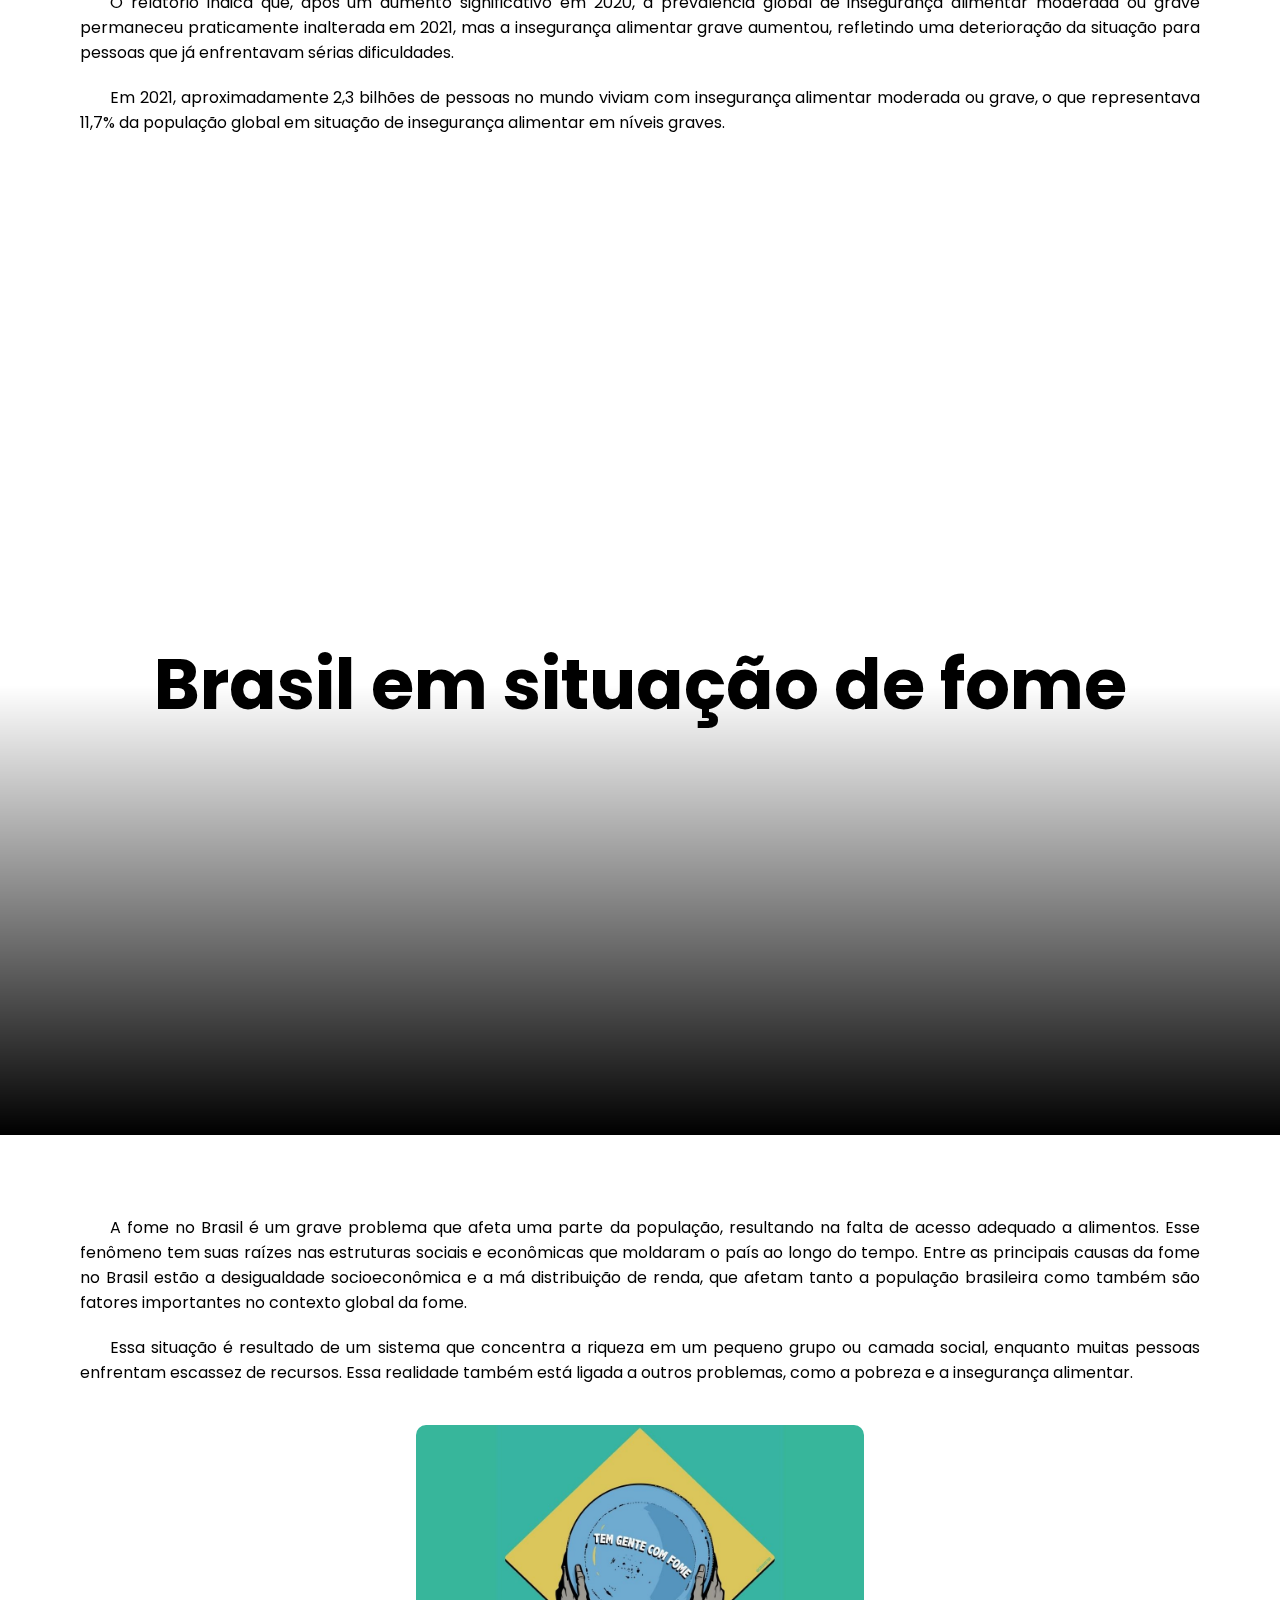
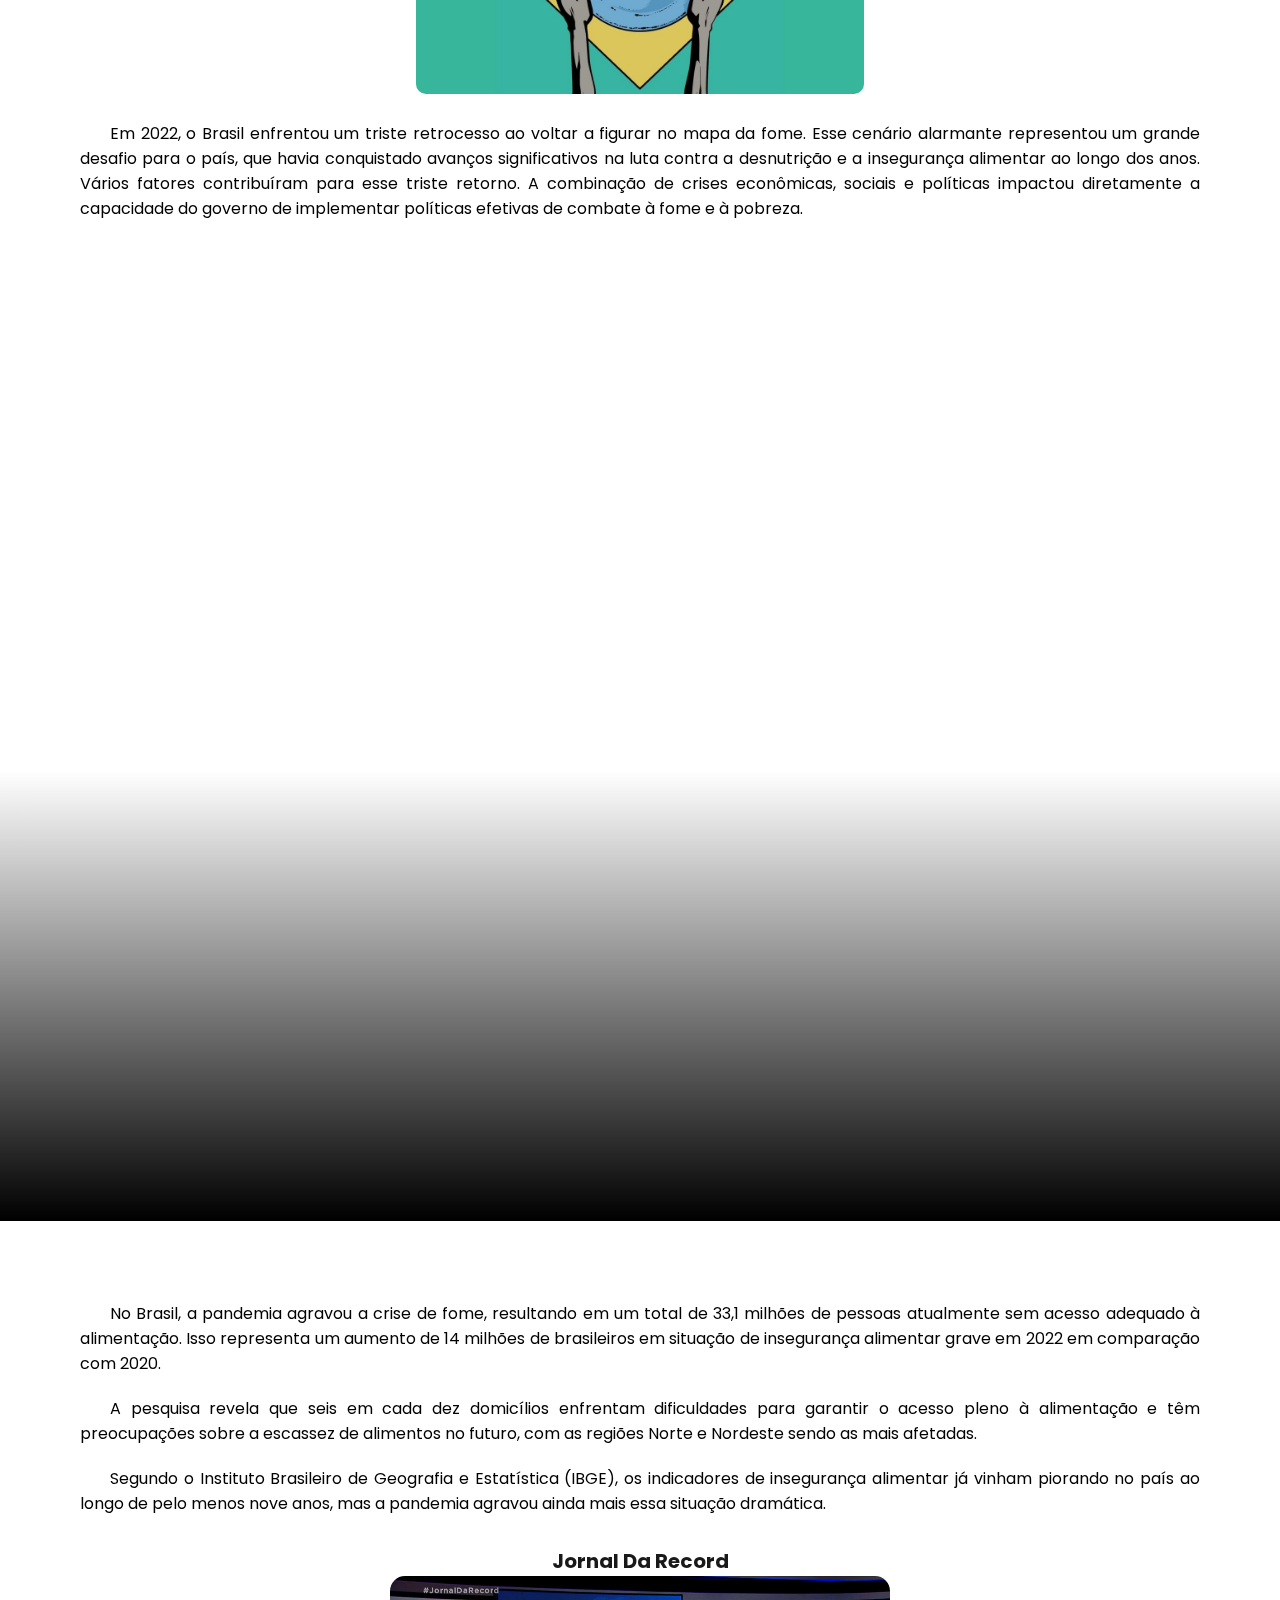
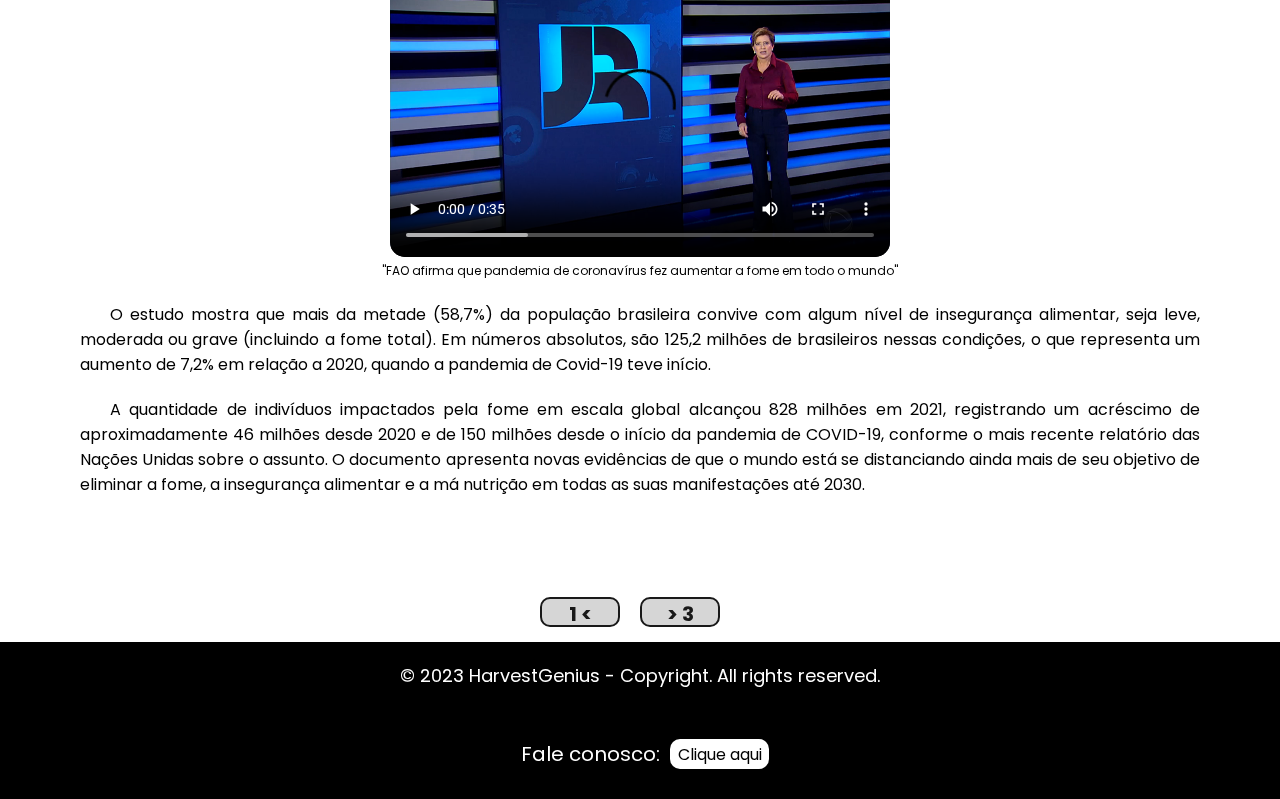
<file: sobre.html>
<!DOCTYPE html>
<html lang="pt-br">
<head>
    <meta charset="UTF-8">
    <meta http-equiv="X-UA-Compatible" content="IE=edge">
    <meta name="viewport" content="width=device-width, initial-scale=1.0">
    <link rel="stylesheet" href="css/style2.css">
    <link rel="icon" href="img/logo.png">
    <script src="javascript/javascript.js"></script>
    <title>HarvestGenius</title>
</head>
<body>
    <header>
        <div class="logo">
            <button onclick="home()"><img src="img/logo.png" alt=""></button>
            <h1 class="titulo_logo">HarvestGenius</h1>
        </div>

            <ul>
                <li>
                    <a href="index.html">Home</a>
                </li>
                <li>
                    <a href="sobre.html">Cenário</a>
                </li>
                <li>
                    <a href="dados.html">Dados</a>
                </li>
                <li>
                    <a href="ods2.html">ODS2</a>
                </li>
                <li>
                    <a href="solucao.html">Solução</a>
                </li>
            </ul>
    </header>


    <div class="fundo main">
        <h1>Contextualizando a fome</h1>
    </div>
        <div class="fome fomw">

            <p>Aproximadamente 828 milhões de indivíduos experimentaram a privação de alimentos no ano de 2021. Segundo a ONU (Organização das Nações Unidas) houve um aumento de aproximadamente 150 milhões de pessoas em situação de fome, um acréscimo de 103 milhões entre 2019 e 2020 e mais 46 milhões em 2021.</p>

            <p>Após permanecer relativamente estável desde 2015, a prevalência da desnutrição saltou de 8,0% para 9,3% entre 2019 e 2020, e teve um aumento mais lento em 2021, chegando a 9,8%. As projeções indicam que cerca de 670 milhões de pessoas ainda enfrentarão fome em 2030, o que representa 8% da população global.<br>De acordo com a ONU, esse cenário reflete desigualdades acentuadas tanto entre os países quanto dentro deles, devido a uma recuperação econômica desigual e perdas de renda não recuperadas.</p>
            
           <img src="img/fome.mundo.png" alt="Fome">

            <p>O relatório indica que, após um aumento significativo em 2020, a prevalência global de insegurança alimentar moderada ou grave permaneceu praticamente inalterada em 2021, mas a insegurança alimentar grave aumentou, refletindo uma deterioração da situação para pessoas que já enfrentavam sérias dificuldades.</p> 
            
            <p> Em 2021, aproximadamente 2,3 bilhões de pessoas no mundo viviam com insegurança alimentar moderada ou grave, o que representava 11,7% da população global em situação de insegurança alimentar em níveis graves.</p> 
        </div>
    </div>
    <div class="fundo dois"><h2>Brasil em situação de fome</h2></div>
    <div class="fome">

            <p>A fome no Brasil é um grave problema que afeta uma parte da população, resultando na falta de acesso adequado a alimentos. Esse fenômeno tem suas raízes nas estruturas sociais e econômicas que moldaram o país ao longo do tempo. Entre as principais causas da fome no Brasil estão a desigualdade socioeconômica e a má distribuição de renda, que afetam tanto a população brasileira como também são fatores importantes no contexto global da fome.</p>

            <p>Essa situação é resultado de um sistema que concentra a riqueza em um pequeno grupo ou camada social, enquanto muitas pessoas enfrentam escassez de recursos. Essa realidade também está ligada a outros problemas, como a pobreza e a insegurança alimentar.</p>

            <img src="img/fome.brasil.jpg" alt="">

            <p>Em 2022, o Brasil enfrentou um triste retrocesso ao voltar a figurar no mapa da fome. Esse cenário alarmante representou um grande desafio para o país, que havia conquistado avanços significativos na luta contra a desnutrição e a insegurança alimentar ao longo dos anos. Vários fatores contribuíram para esse triste retorno. A combinação de crises econômicas, sociais e políticas impactou diretamente a capacidade do governo de implementar políticas efetivas de combate à fome e à pobreza.</p>
    </div>
    <div class="fundo tres"><h2>COVID-19 agravou a fome mundial ? </h2></div>
    <div class="fome">

            <p>No Brasil, a pandemia agravou a crise de fome, resultando em um total de 33,1 milhões de pessoas atualmente sem acesso adequado à alimentação. Isso representa um aumento de 14 milhões de brasileiros em situação de insegurança alimentar grave em 2022 em comparação com 2020.</p>

            <p>A pesquisa revela que seis em cada dez domicílios enfrentam dificuldades para garantir o acesso pleno à alimentação e têm preocupações sobre a escassez de alimentos no futuro, com as regiões Norte e Nordeste sendo as mais afetadas.</p>
            
            <p>Segundo o Instituto Brasileiro de Geografia e Estatística (IBGE), os indicadores de insegurança alimentar já vinham piorando no país ao longo de pelo menos nove anos, mas a pandemia agravou ainda mais essa situação dramática.</p>

            <div class="video">
                <label for="video-fome"><a href="https://recordtv.r7.com/noticias" target="_blank">Jornal Da Record</a></label>
                <video src="vid/video-fome.mp4" controls></video>
                <small>"FAO afirma que pandemia de coronavírus fez aumentar a fome em todo o mundo"</small>
            </div>

            <p> O estudo mostra que mais da metade (58,7%) da população brasileira convive com algum nível de insegurança alimentar, seja leve, moderada ou grave (incluindo a fome total). Em números absolutos, são 125,2 milhões de brasileiros nessas condições, o que representa um aumento de 7,2% em relação a 2020, quando a pandemia de Covid-19 teve início.</p>
            
            <p>A quantidade de indivíduos impactados pela fome em escala global alcançou 828 milhões em 2021, registrando um acréscimo de aproximadamente 46 milhões desde 2020 e de 150 milhões desde o início da pandemia de COVID-19, conforme o mais recente relatório das Nações Unidas sobre o assunto. O documento apresenta novas evidências de que o mundo está se distanciando ainda mais de seu objetivo de eliminar a fome, a insegurança alimentar e a má nutrição em todas as suas manifestações até 2030.</p>

        </div>

        <div class="proxima">
            <a href="index.html"><button>1 <</button></a>
            <a href="dados.html"><button>> 3</button></a>
        </div>

        <footer>   
            <div class="footer-geral">
                <div class="paragrafo">
                    <p>
                        © 2023 HarvestGenius - Copyright. All rights reserved. <br>
                    </p>
                </div>
    
                <div class="footer">
                    <h2>Fale conosco: </h2>
                    <button onclick="clicar()">Clique aqui</button>
                </div>
            </div>
        </footer>
</body>
</html>
</file>
<file: css/style.css>
@import url('https://fonts.googleapis.com/css2?family=Lato&family=Poppins:wght@200;500&family=Roboto:ital,wght@0,300;1,300&display=swap');

html{
    scroll-behavior: smooth;
    overflow-x: hidden;
}

*{
    padding: 0px;
    margin: 0px;
    font-size: 100%;
    color: black;
    font-family: poppins, sans-serif;
    box-sizing: border-box;
}

body{
    background-color: white;

}

a{
    text-decoration: none;
    cursor: pointer;
    opacity: 0.9;
}

header{
    background-color: rgb(255, 255, 255);
    width: 100%;
    top: 0;
    left: 0;
    padding: 20px;
    display: flex;
    align-items: center;
    justify-content:space-between;

}

.logo{
    display: flex;
    align-items: center;
}

.logo > button > img{
    width:60px;
    height: 60px;
    background-size: cover;
    background-color: white;
}

.logo > button{
    border: none;
    cursor: pointer;
    background-color: white;
}

.titulo_logo{
    font-size: 20px;
    margin-left: 10px;
}


header ul{
    display: flex;
    list-style: none;
}

header li{
    margin: 0 15px;
}

header li a{
    color: black;
}

header li a:hover{
    color: #5e5b5b;
}

.row{
    background-image: url('../img/back4.jpg');
    width: 100%;
    height: 90vh;
    display: flex;
    background-size: cover;
    background-attachment: fixed;
    align-items: center;
    margin: 0px 0;
}

.col-1{
    margin-left: 50px;
}

.col-1 h2{
    font-size: 54px;
    color: black;
    margin-bottom: 10px;
}

.col-1 h3{
    font-size: 30px;
    color: rgb(145, 255, 0);
    font-weight: 200;
    margin: 20 0 10px;
}

.botao-superior{
    width: 150px;
    border: 0;
    padding: 12px 10px;
    outline: none;
    color: black;
    background: linear-gradient(to right, #60fb52, #59ff27);
    border-radius: 6px;
    cursor: pointer;
    transition: width 0.5s;
}

.botao-superior img{
    width: 30px;
    display: none;
}

.botao-superior:hover img{
    display: block;
}

.botao-superior:hover{
    width: 160px;
    display: flex;
    align-items: center;
    justify-content: space-between;
}

.col-1::after{
    content: '';
    width: 10px;
    height: 57%;
    background: linear-gradient(#46ff62, #60ff63);
    left: -40px;
    top: 8px;
}

.textos_pag1{
    width: 60%;
    height: 100%;
    margin-left: auto;
    margin-right: auto;
    text-indent: 30px ;
    text-align: center;
    background-color: white;
    padding: 30px;
    margin-bottom: 80px;
}


.textos_pag1 > h3{
    text-align: center;
    font-size: 25px;
    padding-bottom: 80px;

}

.textos_pag1 > p{
    padding-bottom: 20px;
    text-align: justify;
}

.img_1{
    height: auto;
    width: 40%;
    text-align: center;
    border-radius: 10px;
    margin: 20px;
}

.textos_pag1 > ul{
    text-align: justify;
    padding-top: 10px;
}

.textos_pag1 > ul > li{
    padding: 5px;
}

.textos_pag1 > ul > li > p > a{
    color: rgba(0, 0, 255, 0.699);
}

.textos_pag1 > ul > li > a:hover{
    color: blue;
}


.proxima{
    display: flex;
    align-items: center;
    justify-content: center;
    margin-bottom: 10px;
}


.proxima > a > button{
    background-color: rgba(83, 83, 83, 0.26);
    width: 80px;
    height: 30px;
    font-size: 20px;
    font-weight: bold;
    border: 2px solid black;
    border-radius: 10px;
    text-align: center;
    margin-bottom: 5px;  
    margin-right: 20px;
}

.proxima > a > button:hover{
    cursor: pointer;
    background-color: rgba(255, 255, 255, 0.096);
    display: block;
}

.footer-geral div{
    width: 100%;
    background-color: black;
    padding: 20px;
}

.paragrafo{
    width: 100%;
}

.paragrafo p{
    color: white;
    text-align: center;
    font-size: 18px;
}

.footer{
    width: 100%;
    display: flex;
    align-items: center;
    justify-content: center;
}

.footer > button{
    width: 8%;
    height: 30px;
    background-color: white;
    border: none;
    border-radius: 10px;
}

.footer > button:hover{
    background-color: gray;
    cursor: pointer;
}

.footer > h2{
    color: white;
    font-size: 20px;
    padding: 10px;
    font-weight: 400;
}
</file>
<file: css/style3.css>
@import url('https://fonts.googleapis.com/css2?family=Lato&family=Poppins:wght@200;500&family=Roboto:ital,wght@0,300;1,300&display=swap');

html{
    scroll-behavior: smooth;
    overflow-x: hidden;
}

*{
    padding: 0;
    margin: 0px;
    font-size: 100%;
    color: black;
    font-family: poppins, sans-serif;
    box-sizing: border-box;
}

body{
    background-color: rgb(255, 255, 255) ;
}

a{
    text-decoration: none;
    cursor: pointer;
    opacity: 0.9;
}

header{
    background-color: rgb(255, 255, 255);
    width: 100%;
    top: 0;
    left: 0;
    padding: 20px;
    display: flex;
    align-items: center;
    justify-content:space-between;
    border-bottom: rgba(0, 0, 0, 0.158) 1px solid;
}

.logo{
    display: flex;
    align-items: center;
}

.logo > button > img{
    width:60px;
    height: 60px;
    background-size: cover;
    background-color: white;
}

.logo > button{
    border: none;
    cursor: pointer;
    background-color: white;
}

.titulo_logo{
    font-size: 20px;
    margin-left: 10px;
}


header ul{
    display: flex;
    list-style: none;
}

header li{
    margin: 0 15px;
}

header li a{
    color: black;
}

header li a:hover{
    color: #5e5b5b;
}

.container{
    width: 100%;
    height: 100%;
    margin-left: auto;
    margin-right: auto;
    align-items: center;
    justify-content: center;
    text-align: center;
    background-color: white;
    padding: 80px;
}

.container > p{
    text-align: justify;
    text-indent: 30px;
    font-size: 16px;
    display: block;
    margin-inline-end: 0px;
    padding-bottom: 20px;
}

.container > h2{
    font-size: 25px;
    font-weight: bold;
    margin-bottom: 40px;
    margin-top: 80px;
}

.container > img{
    height: auto;
    width: 40%;
    text-align: center;
    border-radius: 10px;
    margin: 20px;

}

.container > .grafico{
    height: auto;
    width: 60%;
    text-align: center;
    border-radius: 10px;
    margin: 20px;
}

.container > ul{
    text-align: justify;
    padding-top: 10px;
    text-align: center;
    list-style: none;
}

.container > ul > li{
    padding: 5px;
}

.container > ul > li > a{
    color: rgba(0, 0, 255, 0.699);
}

.container > ul > li > a:hover{
    color: blue;
}


.paises::after{
    content: "";
    height: 100%;
    width: 100%;
    position: absolute;
    z-index: 8;
    background: linear-gradient(to bottom, rgb(0, 0, 0, 0) 0, rgb(0, 0, 0, 0 ) 50%, #000000 100%);
}

.paises.zero{
    background-image: url('../img/fome.jpg');
    width: 100%;
    height: 100vh;
    background-repeat: no-repeat;
    background-size: cover;
    background-attachment: fixed;
}

.zero{
    align-items: center;
    justify-content: center;
    display: flex;
}


.zero > h1{
    font-size: 70px;
    color: black;
    text-shadow: 0.1em 0.1em rgba(0, 0, 0, 0.336);
}

.paises.um{
    background-image: url('../img/bandeira-somalia.jpg');
    width: 100%;
    height: 100vh;
    background-repeat: no-repeat;
    background-size: cover;
    background-attachment: fixed;
}

.um{
    align-items: center;
    justify-content: center;
    display: flex;
}

.um > h2{
    font-size: 70px;
}

.paises.dois{
    background-image: url('../img/bandeira-afeganistao.jpg');
    width: 100%;
    height: 100vh;
    background-repeat: no-repeat;
    background-size: cover;
    background-attachment: fixed;

}

.dois{
    align-items: center;
    justify-content: center;
    display: flex;
}

.dois > h2{
    font-size: 70px;
}

.paises.tres{
    background-image: url('../img/bandeira-etiopia.jpg');
    width: 100%;
    height: 100vh;
    background-repeat: no-repeat;
    background-size: cover;
    background-attachment: fixed;
}

.tres{
    align-items: center;
    justify-content: center;
    display: flex;
}

.tres > h2{
    font-size: 70px;
}

.paises.quatro{
    background-image: url('../img/bandeira-sudao.jpg');
    width: 100%;
    height: 100vh;
    background-repeat: no-repeat;
    background-size: cover;
    background-attachment: fixed;
}

.quatro{
    align-items: center;
    justify-content: center;
    display: flex;
}

.quatro > h2{
    font-size: 70px;
}

.paises.cinco{
    background-image: url('../img/bandeira-iemen.jpg');
    width: 100%;
    height: 100vh;
    background-repeat: no-repeat;
    background-size: cover;
    background-attachment: fixed;
}

.cinco{
    align-items: center;
    justify-content: center;
    display: flex;
}

.cinco > h2{
    font-size: 70px;
}

section > p{
    text-align: justify;
    text-indent: 30px;
    font-size: 16px;
    display: block;
    margin-inline-end: 0px;
    padding-bottom: 20px;
}

section > h2{
    font-size: 35px;
    font-weight: bold;
    margin-bottom: 40px;
    margin-top: 40px;
}

section > img{
    height: auto;
    width: 40%;
    text-align: center;
    border-radius: 10px;
    margin: 20px;
}

#sec5 > img{
    height: auto;
    width: 50%;
}

.proxima{
    display: flex;
    align-items: center;
    justify-content: center;
    margin-bottom: 10px;
}


.proxima > a > button{
    background-color: rgba(83, 83, 83, 0.26);
    width: 80px;
    height: 30px;
    font-size: 20px;
    font-weight: bold;
    border: 2px solid black;
    border-radius: 10px;
    text-align: center;
    margin-bottom: 5px;
    margin-right: 20px;
}

.proxima > a > button:hover{
    cursor: pointer;
    background-color: rgba(255, 255, 255, 0.096);
    display: block;
}

.footer-geral div{
    width: 100%;
    background-color: black;
    padding: 20px;
}

.paragrafo{
    width: 100%;
}

.paragrafo p{
    color: white;
    text-align: center;
    font-size: 18px;
}

.footer{
    width: 100%;
    display: flex;
    align-items: center;
    justify-content: center;
}

.footer > button{
    width: 8%;
    height: 30px;
    background-color: white;
    border: none;
    border-radius: 10px;
}

.footer > button:hover{
    background-color: gray;
    cursor: pointer;
}

.footer > h2{
    color: white;
    font-size: 20px;
    padding: 10px;
    font-weight: 400;
}
</file>
<file: css/style2.css>
@import url('https://fonts.googleapis.com/css2?family=Lato&family=Poppins:wght@200;500&family=Roboto:ital,wght@0,300;1,300&display=swap');

html{
    scroll-behavior: smooth;
    overflow-x: hidden;
}

*{
    padding: 0;
    margin: 0px;
    font-size: 100%;
    color: black;
    font-family: poppins, sans-serif;
    box-sizing: border-box;
}

body{
    background-color: white ;
}

a{
    text-decoration: none;
    cursor: pointer;
    opacity: 0.9;
}

header{
    background-color: rgb(255, 255, 255);
    width: 100%;
    top: 0;
    left: 0;
    padding: 20px;
    display: flex;
    align-items: center;
    justify-content:space-between;
    border-bottom: rgba(0, 0, 0, 0.158) 1px solid;
}

.logo{
    display: flex;
    align-items: center;
}

.logo > button > img{
    width:60px;
    height: 60px;
    background-size: cover;
    background-color: white;
}

.logo > button{
    border: none;
    cursor: pointer;
    background-color: white;
}

.titulo_logo{
    font-size: 20px;
    margin-left: 10px;
}


header ul{
    display: flex;
    list-style: none;
}

header li{
    margin: 0 15px;
}

header li a{
    color: black;
}

header li a:hover{
    color: #5e5b5b;
}

.fundo::after{
    content: "";
    height: 100%;
    width: 100%;
    position: absolute;
    z-index: 8;
    background: linear-gradient(to bottom, rgb(0, 0, 0, 0) 0, rgb(0, 0, 0, 0 ) 50%, #000000 100%);
}

.fundo.main{
    background-image: url('../img/mapa-mundi2.jpg');
    width: 100%;
    height: 100vh;
    background-repeat: no-repeat;
    background-size: cover;
    background-attachment: fixed;
}

.main{
    align-items: center;
    justify-content: center;
    display: flex;
}

.main > h1{
    font-size: 70px;
    color: white;
    text-shadow: 0 5px 10px black;
}

.fundo.dois{
    background-image: url('../img/bandeira\ brasil.jpg');
    width: 100%;
    height: 100vh;
    background-repeat: no-repeat;
    background-size: cover;
    background-attachment: fixed;
}

.dois{
    align-items: center;
    justify-content: center;
    display: flex;
}

.dois > h2{
    font-size: 70px;
    color: black;

}

.fundo.tres{
    background-image: url('../img/pandemia1.jpg');
    width: 100%;
    height: 100vh;
    background-repeat: no-repeat;
    background-size: cover;
    background-attachment: fixed;
}

.tres{
    align-items: center;
    justify-content: center;
    display: flex;
}

.tres > h2{
    font-size: 70px;
    color: white;
}




.fome{
    width: 100%;
    height: 100%;
    margin-left: auto;
    margin-right: auto;
    align-items: center;
    justify-content: center;
    text-align: center;
    background-color: rgb(255, 255, 255);
    padding: 80px;
}

.fome p{
    text-align: justify;
    text-indent: 30px;
    font-size: 16px;
    display: block;
    margin-inline-end: 0px;
    padding-bottom: 20px;
}

.fome h2{
    font-size: 25px;
    font-weight: bold;
    margin-bottom: 80px;
    margin-top: 80px;
}

.fome > img{
    height: auto;
    width: 40%;
    text-align: center;
    border-radius: 10px;
    margin: 20px;

}

.h2{
    padding-top: 20px;
}

.video{
    width: 100%;
    height: auto;
    margin-bottom: 20px;
    margin-top: 10px;

}
.video > video{
    border-radius: 15px;
    width: 500px;
    height: auto;
    display: flex;
    margin-left: auto;
    margin-right: auto;
}

.video > label{
    font-size: 20px;
    font-weight: bold
}

.video > label > a:hover{
    color: rgba(134, 134, 134, 0.829);
}

.video > small{
    font-size: 12px;
    color: black;
}



.proxima{
    display: flex;
    align-items: center;
    justify-content: center;
    background-color: rgba(255, 255, 255, 0.315);
    margin-bottom: 10px;
}

.proxima > a > button{
    background-color: rgba(83, 83, 83, 0.26);
    width: 80px;
    height: 30px;
    font-size: 20px;
    font-weight: bold;
    border: 2px solid black;
    border-radius: 10px;
    text-align: center;
    margin-bottom: 5px;
    margin-right: 20px;
}

.proxima > a > button:hover{
    cursor: pointer;
    background-color: rgba(255, 255, 255, 0.685);
    display: block;
}

.footer-geral div{
    width: 100%;
    background-color: black;
    padding: 20px;
}

.paragrafo{
    width: 100%;
}

.paragrafo p{
    color: white;
    text-align: center;
    font-size: 18px;
}

.footer{
    width: 100%;
    display: flex;
    align-items: center;
    justify-content: center;
}

.footer > button{
    width: 8%;
    height: 30px;
    background-color: white;
    border: none;
    border-radius: 10px;
}

.footer > button:hover{
    background-color: gray;
    cursor: pointer;
}

.footer > h2{
    color: white;
    font-size: 20px;
    padding: 10px;
    font-weight: 400;
}
</file>
